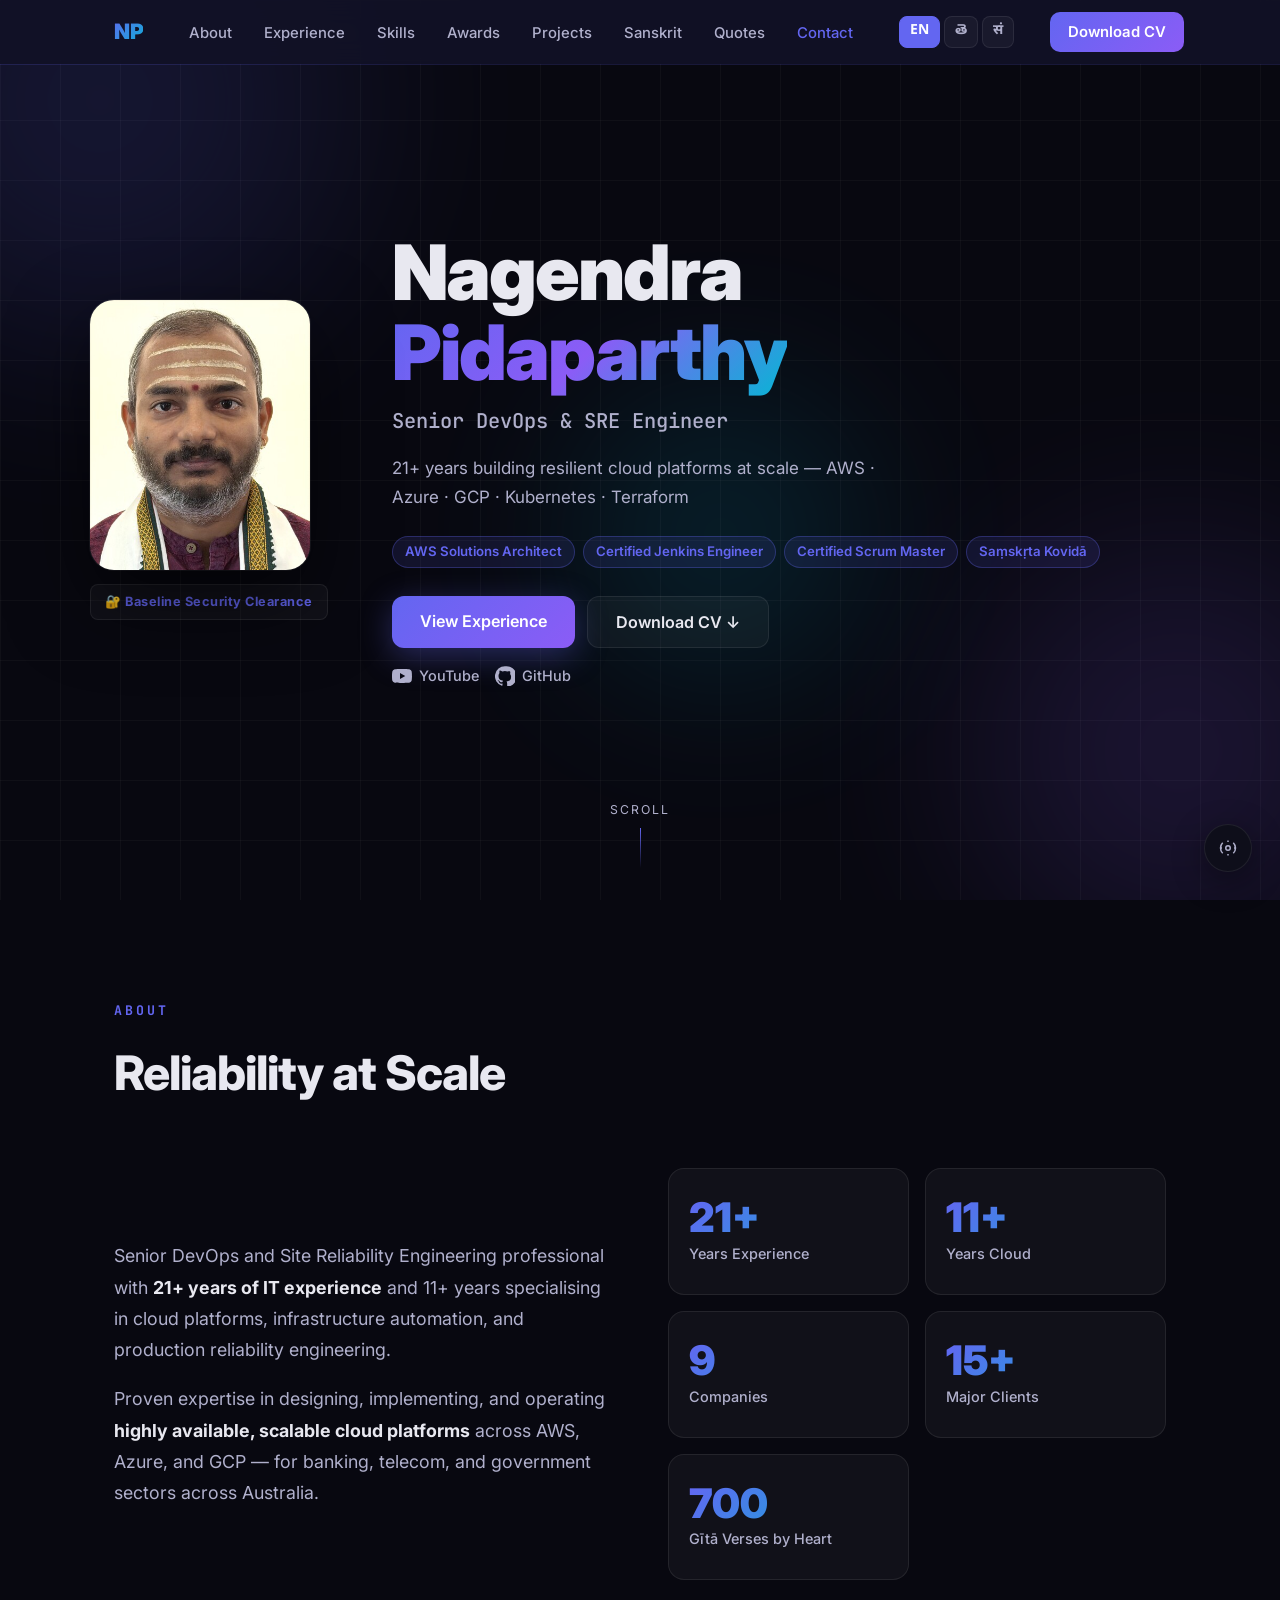
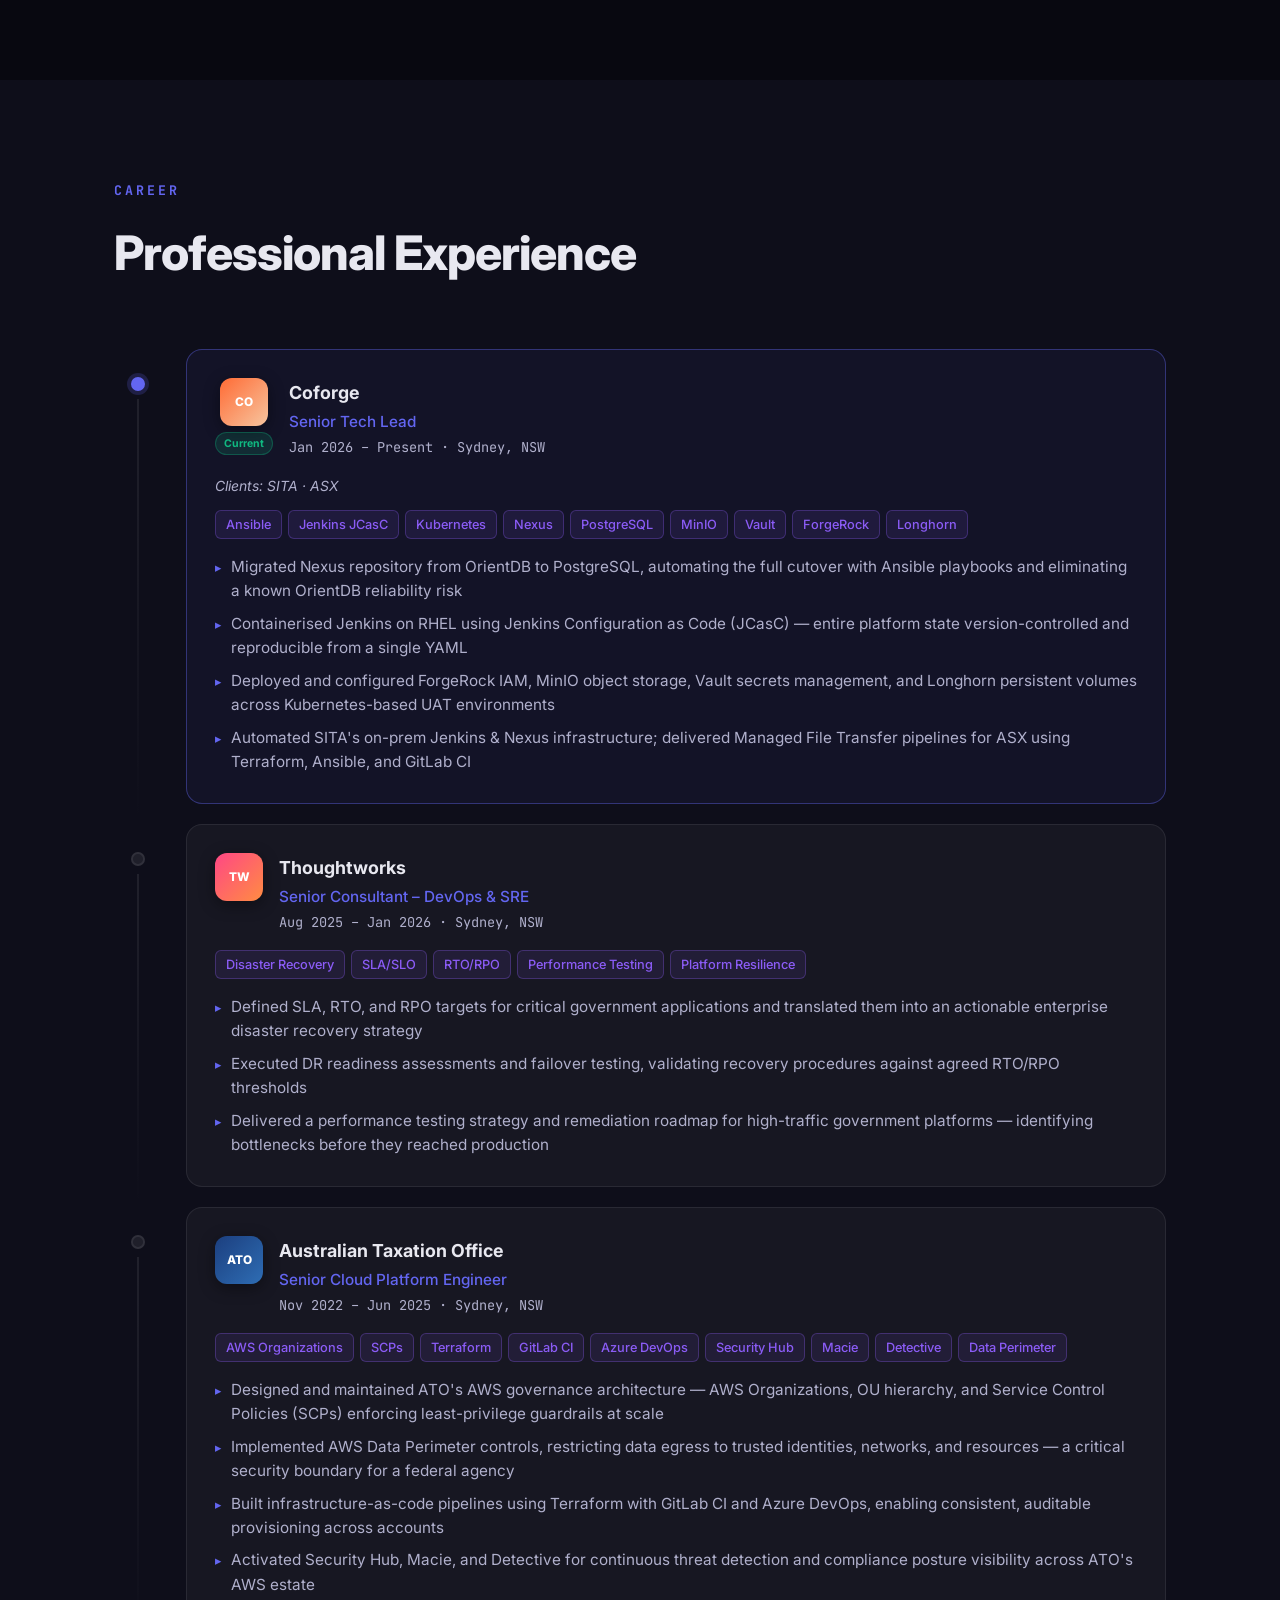
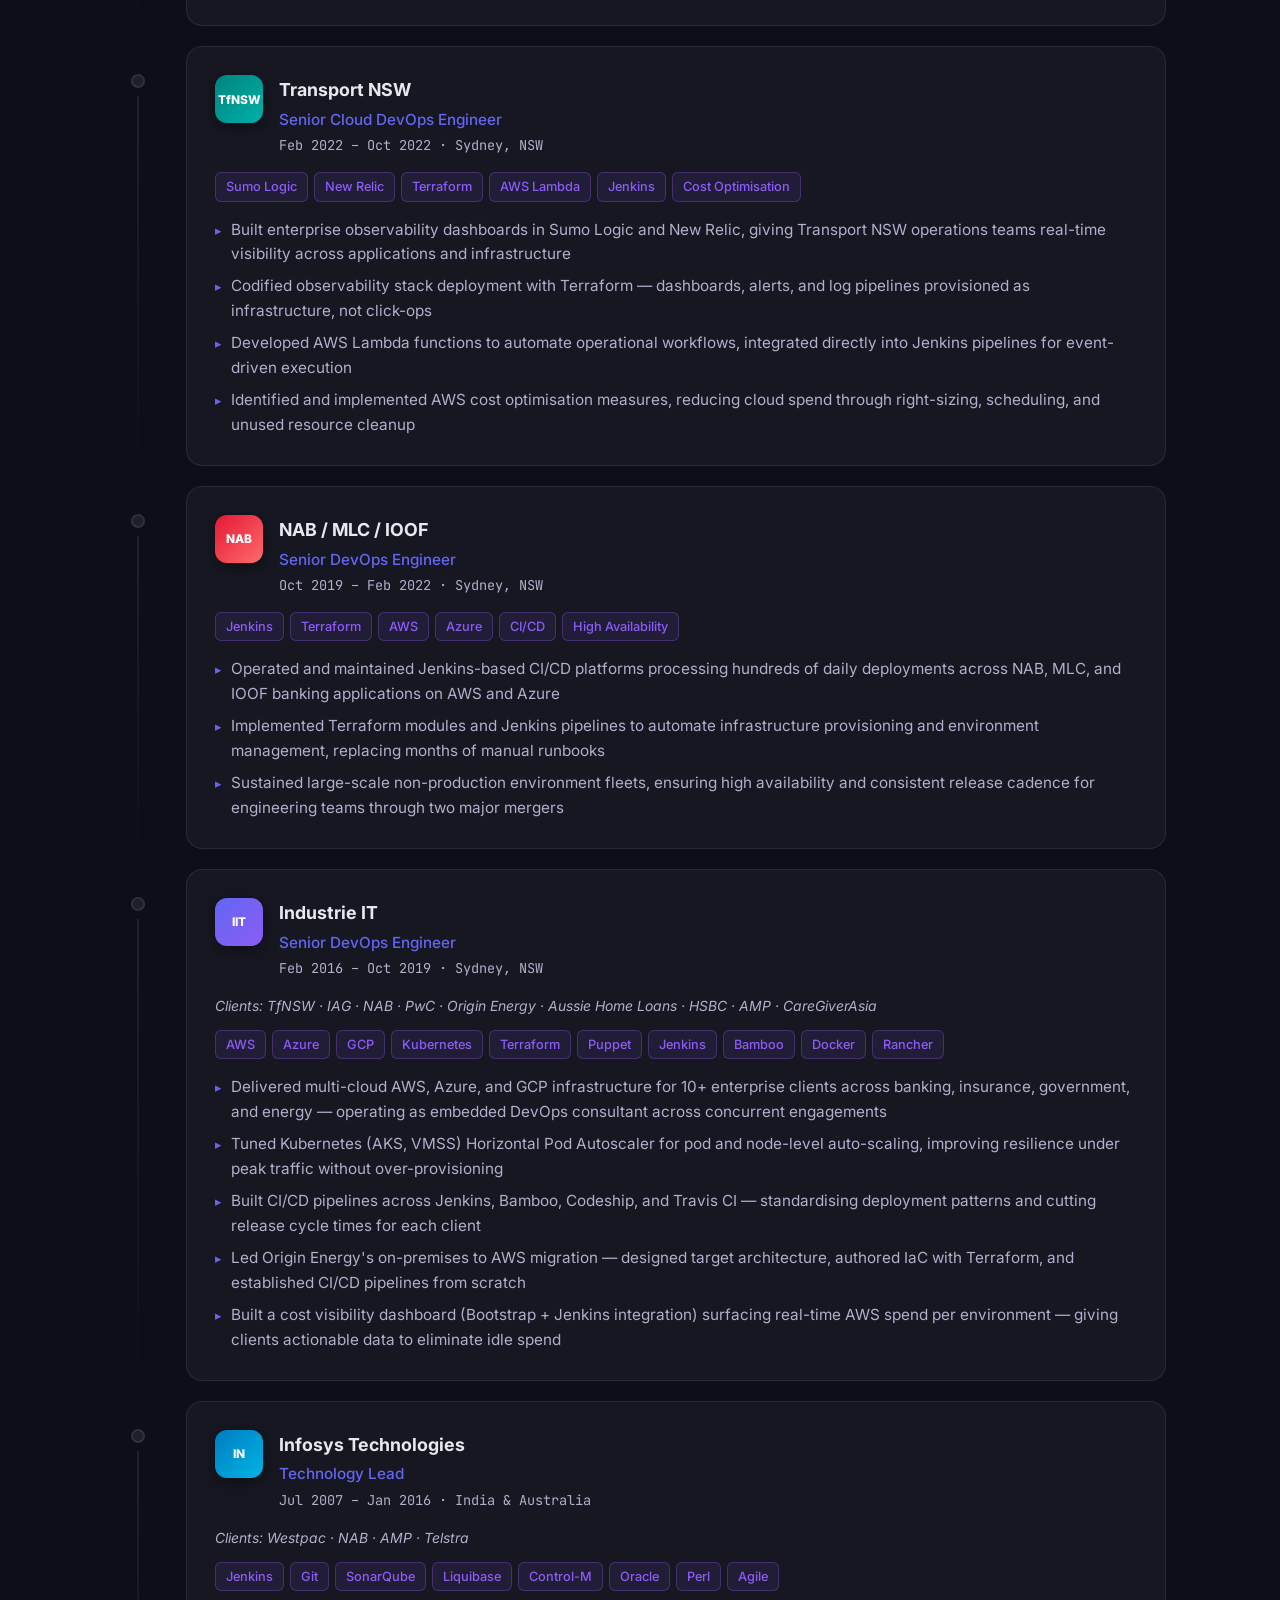
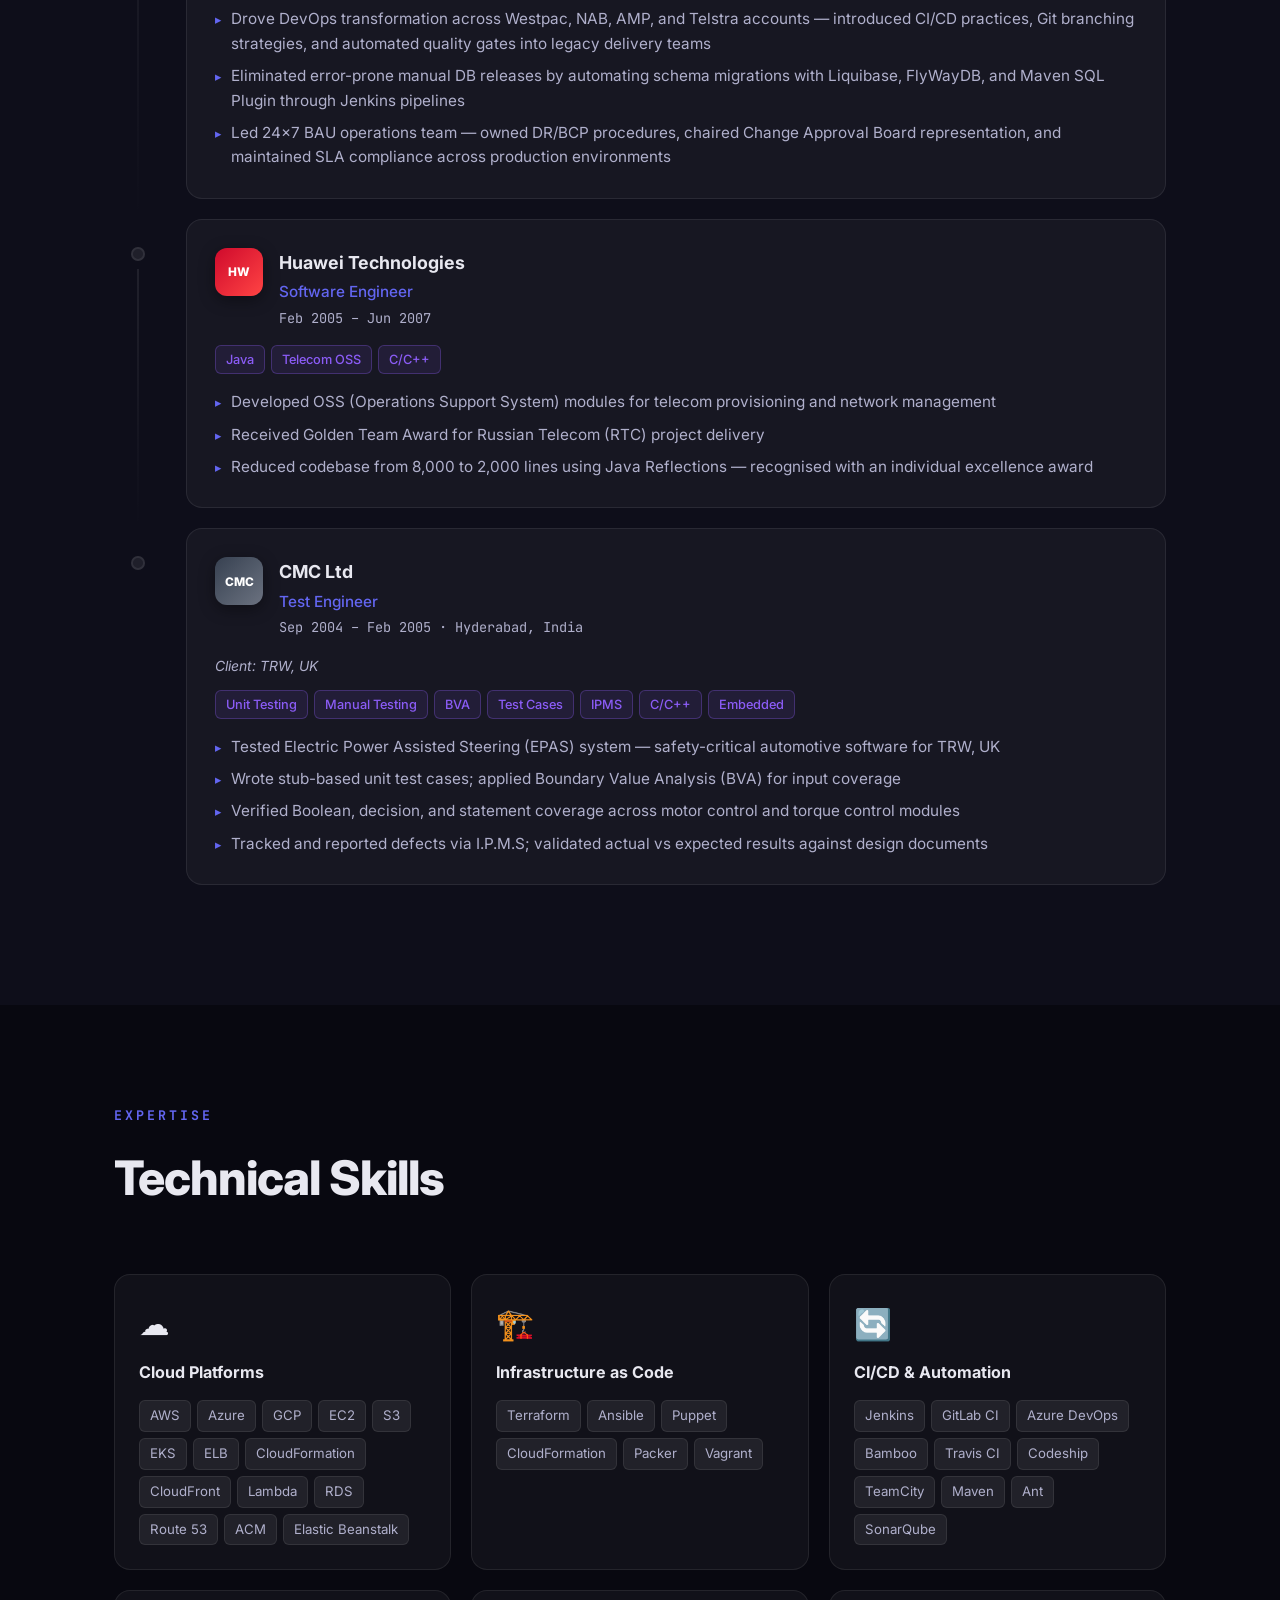
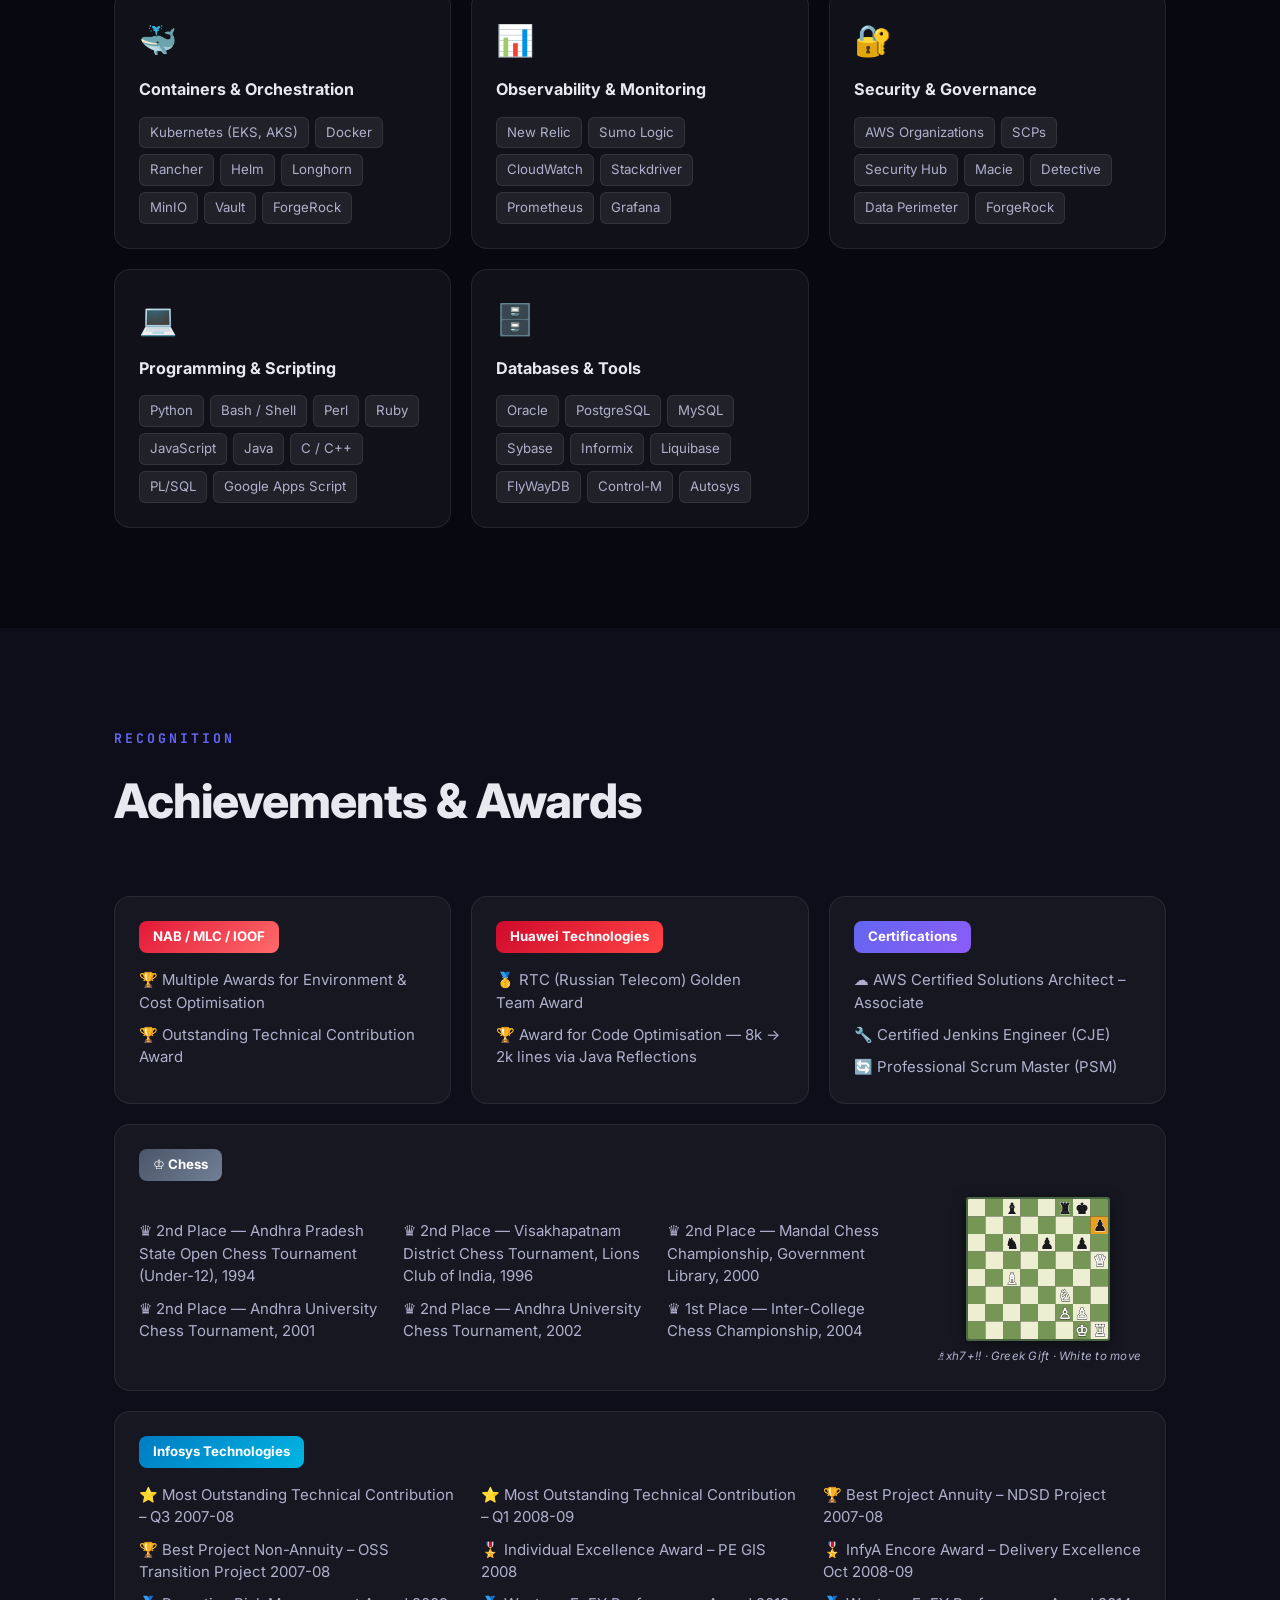
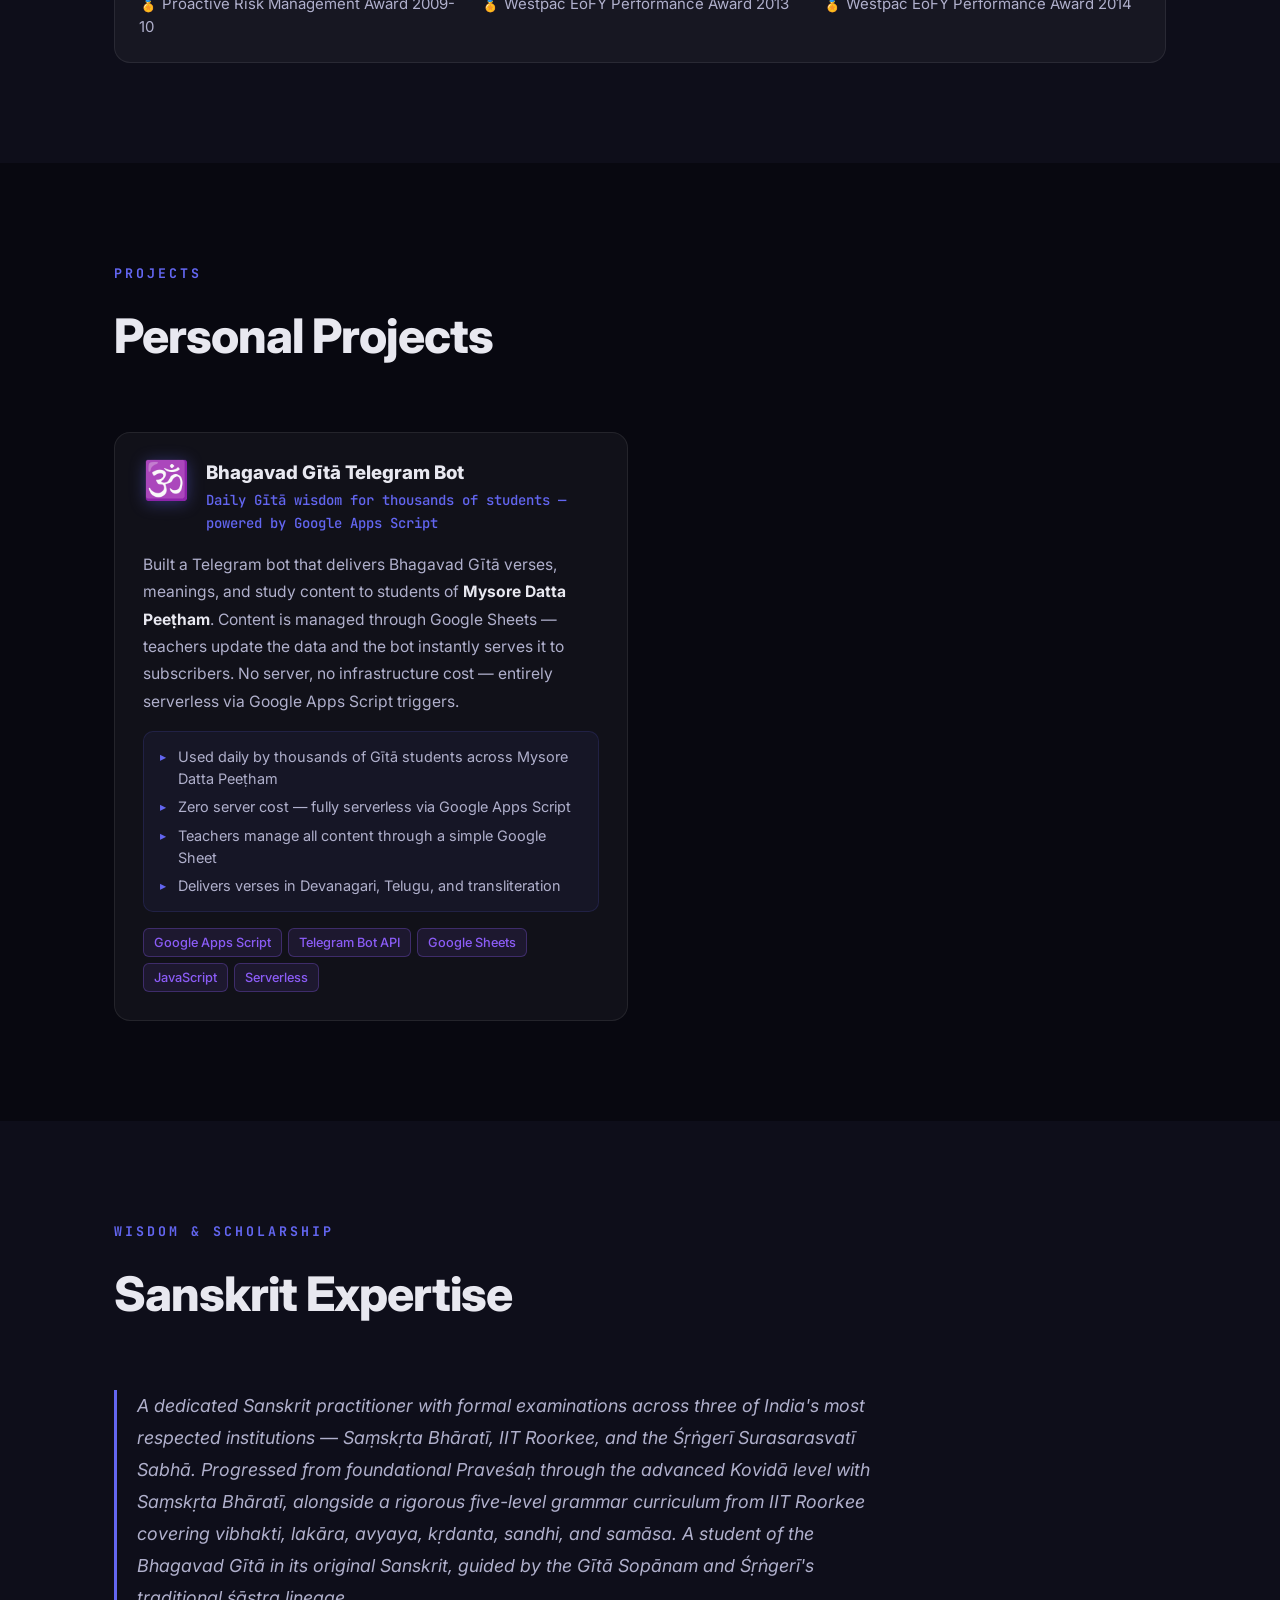
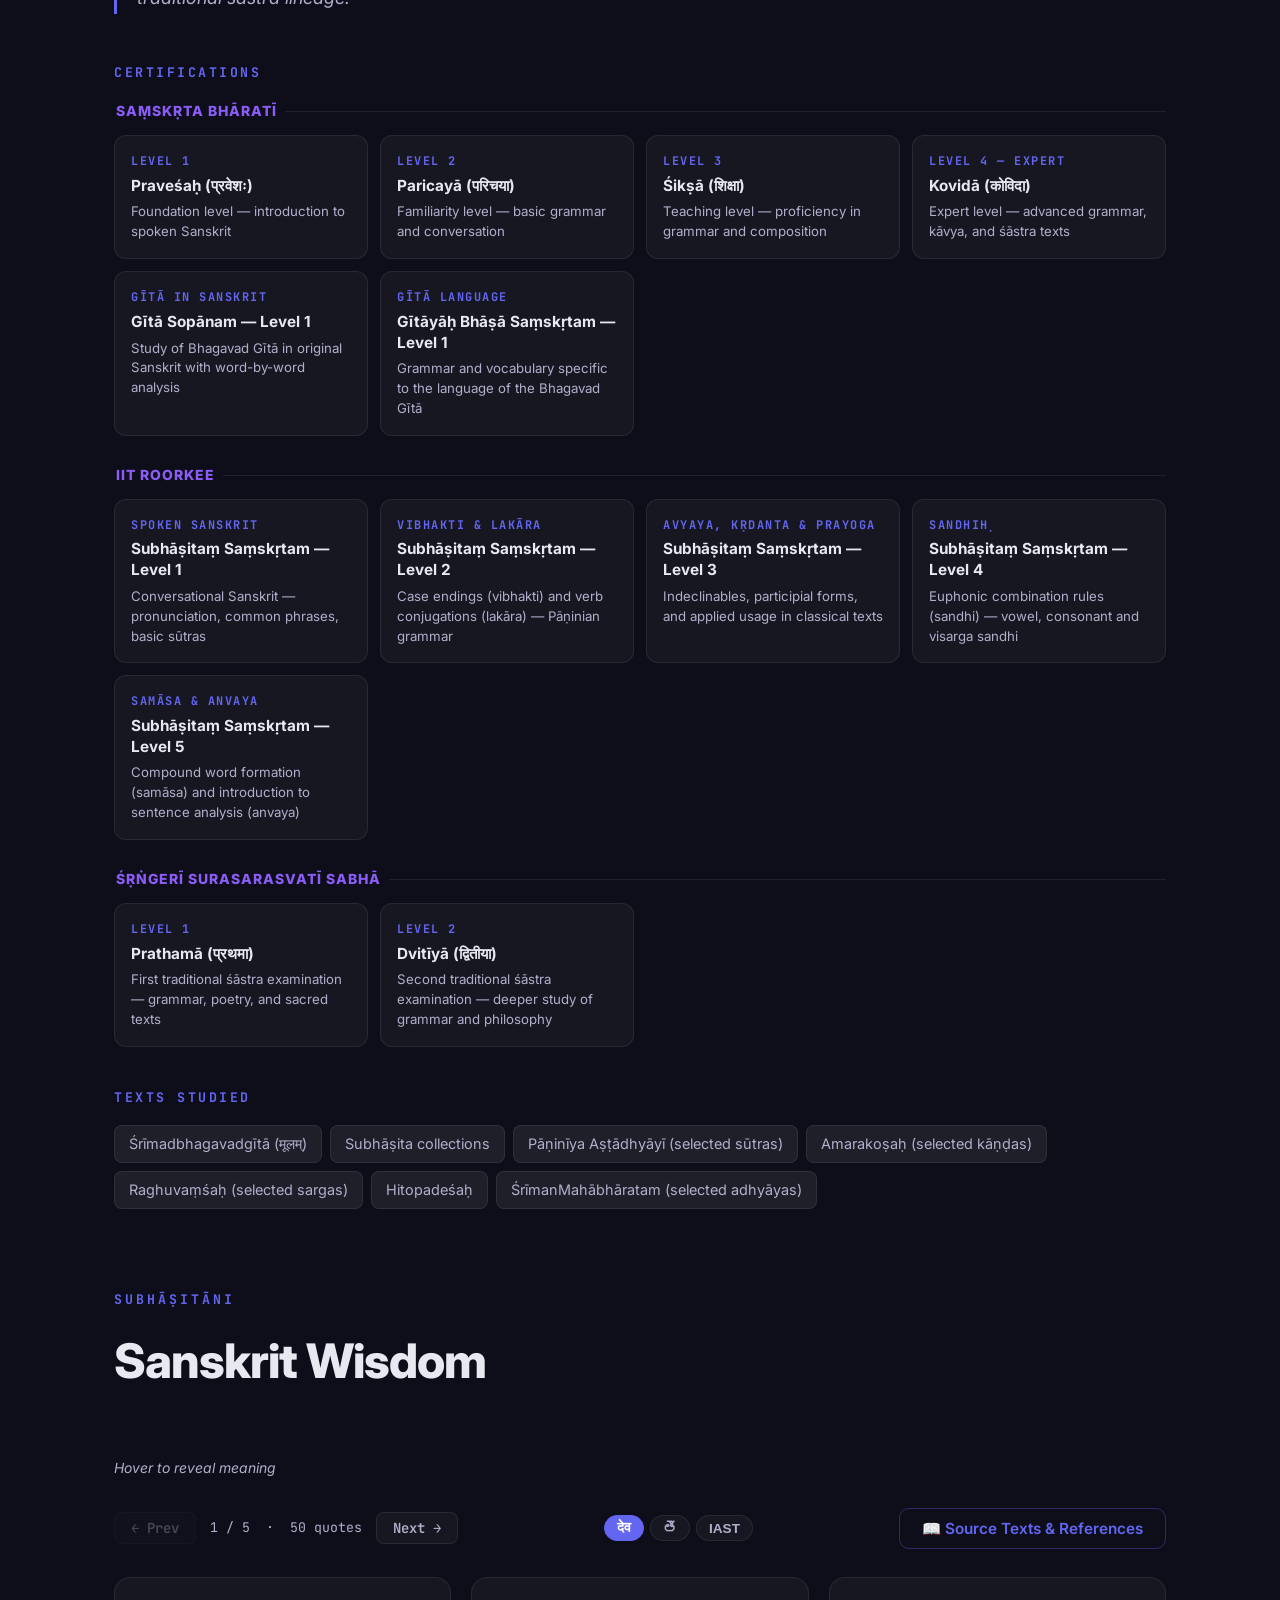
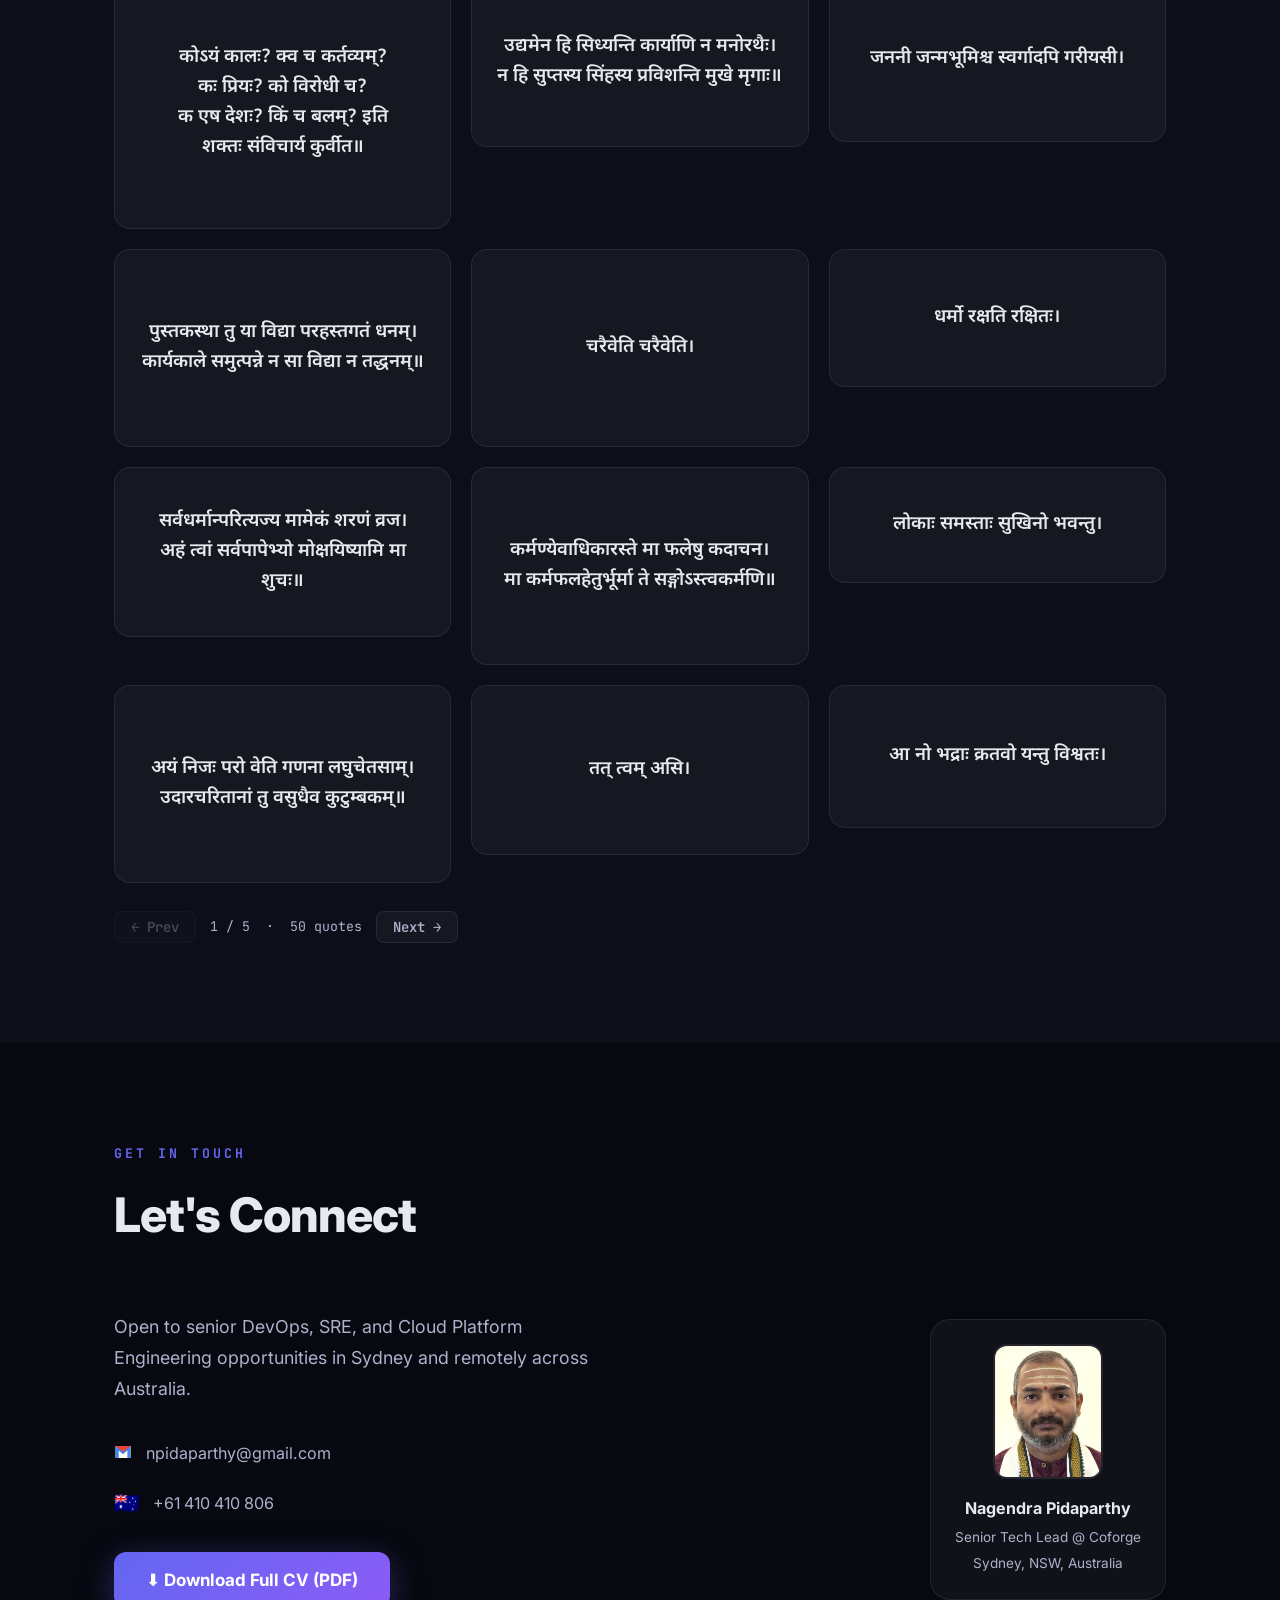
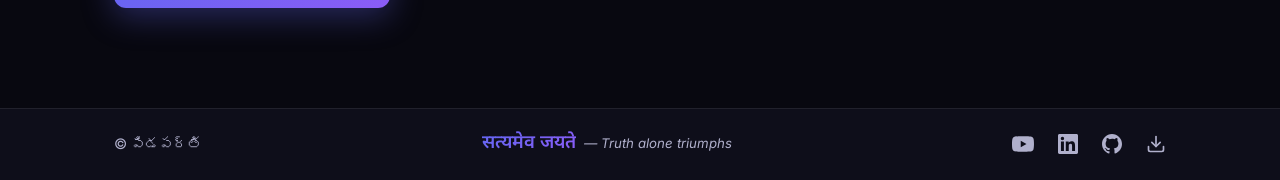
<file: index.html>
<!DOCTYPE html>
<html lang="en">
<head>
  <meta charset="UTF-8" />
  <meta name="viewport" content="width=device-width, initial-scale=1.0" />
  <title>Nagendra Pidaparthy – Senior DevOps & SRE Engineer</title>
  <meta name="description" content="Senior DevOps & SRE professional with 21+ years of experience. Sanskrit scholar. Sydney, NSW." />
  <link rel="preconnect" href="https://fonts.googleapis.com" />
  <link rel="preconnect" href="https://fonts.gstatic.com" crossorigin />
  <link href="https://fonts.googleapis.com/css2?family=Inter:wght@300;400;500;600;700;800;900&family=JetBrains+Mono:wght@400;500&family=Noto+Sans+Telugu:wght@400;600;700&family=Noto+Sans+Devanagari:wght@400;600;700&display=swap" rel="stylesheet" />
  <!-- Favicon: pick one randomly from /favicon/ on each page load -->
  <script>
    (function(){
      // 24 designs — one for each syllable of the Gāyatrī mantra
      var favicons = [
        'np-serif','np-gradient','np-dark-border','np-circle',
        'np-split-tone','np-devanagari','np-hexagon','np-stacked',
        'np-interlocked','np-shield','np-diagonal','np-pill',
        'np-diamond','np-retro','np-dev','np-outlined',
        'np-coral','np-pink-gradient','np-navy-serif','np-ocean',
        'np-hairline','np-sanskrit-border','np-metallic','np-slash'
      ];
      var pick = favicons[Math.floor(Math.random() * favicons.length)];
      var link = document.createElement('link');
      link.rel = 'icon'; link.type = 'image/svg+xml';
      link.href = '/favicon/' + pick + '.svg';
      document.head.appendChild(link);
    })();
  </script>
  <!-- Load data + theme before styles to avoid flash -->
  <script src="js/cv-data.js"></script>
  <script src="js/theme.js"></script>
  <link rel="stylesheet" href="css/style.css" />
  <link rel="stylesheet" href="css/theme-panel.css" />
  <link rel="stylesheet" href="css/gallery.css" />
  <link rel="stylesheet" href="css/sanskrit.css" />
  <link rel="stylesheet" href="css/lang.css" />
  <link rel="stylesheet" href="css/projects.css" />
</head>
<body>

  <!-- NAV -->
  <nav id="navbar">
    <div class="nav-inner">
      <a href="#hero" class="nav-logo">NP</a>
      <ul class="nav-links">
        <li><a href="#about"      data-i18n="nav_about">About</a></li>
        <li><a href="#experience" data-i18n="nav_experience">Experience</a></li>
        <li><a href="#skills"     data-i18n="nav_skills">Skills</a></li>
        <li><a href="#awards"     data-i18n="nav_awards">Awards</a></li>
        <li><a href="#projects"   data-i18n="nav_projects">Projects</a></li>
        <li><a href="#gallery"    data-i18n="nav_gallery">Gallery</a></li>
        <li><a href="#sanskrit"   data-i18n="nav_sanskrit">Sanskrit</a></li>
        <li><a href="#quotes"     data-i18n="nav_quotes">Quotes</a></li>
        <li><a href="#contact"    data-i18n="nav_contact">Contact</a></li>
      </ul>
      <!-- lang switcher injected by i18n.js -->
      <a href="#" class="btn-nav js-cv-link" download data-i18n="nav_download">Download CV</a>
      <button class="nav-hamburger" id="hamburger" aria-label="Menu">
        <span></span><span></span><span></span>
      </button>
    </div>
  </nav>

  <!-- HERO -->
  <section id="hero">
    <div class="hero-bg">
      <div class="hero-orb orb1"></div>
      <div class="hero-orb orb2"></div>
      <div class="hero-orb orb3"></div>
      <div class="grid-overlay"></div>
    </div>
    <div class="hero-content">
      <div class="hero-photo-wrap">
        <img src="" alt="" class="hero-photo js-photo" />
        <div class="clearance-badge">🔐 Baseline Security Clearance</div>
      </div>
      <div class="hero-text">
        <div class="hero-badge js-available"></div>
        <h1 class="hero-name js-hero-name"></h1>
        <p class="hero-title js-title"></p>
        <p class="hero-sub js-tagline"></p>
        <div class="hero-certs js-certs"></div>
        <div class="hero-actions">
          <a href="#experience" class="btn-primary" data-i18n="hero_cta1">View Experience</a>
          <a href="#" class="btn-secondary js-cv-link" download data-i18n="hero_cta2">Download CV ↓</a>
        </div>
        <div class="hero-socials">
          <a href="#" class="hero-social-link js-hero-yt-link" target="_blank" rel="noopener" aria-label="YouTube">
            <svg width="20" height="20" viewBox="0 0 24 24" fill="currentColor"><path d="M23.5 6.2a3 3 0 0 0-2.1-2.1C19.5 3.6 12 3.6 12 3.6s-7.5 0-9.4.5A3 3 0 0 0 .5 6.2C0 8.1 0 12 0 12s0 3.9.5 5.8a3 3 0 0 0 2.1 2.1c1.9.5 9.4.5 9.4.5s7.5 0 9.4-.5a3 3 0 0 0 2.1-2.1C24 15.9 24 12 24 12s0-3.9-.5-5.8zM9.6 15.6V8.4l6.3 3.6-6.3 3.6z"/></svg>
            YouTube
          </a>
          <a href="#" class="hero-social-link js-hero-gh-link" target="_blank" rel="noopener" aria-label="GitHub">
            <svg width="20" height="20" viewBox="0 0 24 24" fill="currentColor"><path d="M12 .3a12 12 0 0 0-3.8 23.4c.6.1.8-.3.8-.6v-2c-3.3.7-4-1.6-4-1.6-.6-1.4-1.4-1.8-1.4-1.8-1-.7.1-.7.1-.7 1.2.1 1.8 1.2 1.8 1.2 1 1.8 2.8 1.3 3.5 1 .1-.8.4-1.3.7-1.6-2.7-.3-5.5-1.3-5.5-5.9 0-1.3.5-2.4 1.2-3.2 0-.4-.5-1.6.2-3.2 0 0 1-.3 3.3 1.2a11.5 11.5 0 0 1 6 0C17 6.1 18 6.4 18 6.4c.7 1.6.2 2.8.1 3.2.8.8 1.2 1.9 1.2 3.2 0 4.6-2.8 5.6-5.5 5.9.4.4.8 1.1.8 2.2v3.3c0 .3.2.7.8.6A12 12 0 0 0 12 .3"/></svg>
            GitHub
          </a>
        </div>
      </div>
    </div>
    <div class="scroll-hint">
      <span>scroll</span>
      <div class="scroll-line"></div>
    </div>
  </section>

  <!-- ABOUT -->
  <section id="about" class="section">
    <div class="container">
      <div class="section-label" data-i18n="lbl_about">About</div>
      <h2 class="section-title" data-i18n="ttl_about">Reliability at Scale</h2>
      <div class="about-grid">
        <div class="about-text js-about-text"></div>
        <div class="about-stats js-about-stats"></div>
      </div>
    </div>
  </section>

  <!-- EXPERIENCE -->
  <section id="experience" class="section section-dark">
    <div class="container">
      <div class="section-label" data-i18n="lbl_career">Career</div>
      <h2 class="section-title" data-i18n="ttl_experience">Professional Experience</h2>
      <div class="timeline js-timeline"></div>
    </div>
  </section>

  <!-- SKILLS -->
  <section id="skills" class="section">
    <div class="container">
      <div class="section-label" data-i18n="lbl_expertise">Expertise</div>
      <h2 class="section-title" data-i18n="ttl_skills">Technical Skills</h2>
      <div class="skills-grid js-skills-grid"></div>
    </div>
  </section>

  <!-- AWARDS -->
  <section id="awards" class="section section-dark">
    <div class="container">
      <div class="section-label" data-i18n="lbl_recognition">Recognition</div>
      <h2 class="section-title" data-i18n="ttl_awards">Achievements &amp; Awards</h2>
      <div class="awards-grid js-awards-grid"></div>
    </div>
  </section>

  <!-- PROJECTS -->
  <section id="projects" class="section">
    <div class="container">
      <div class="section-label" data-i18n="lbl_projects">Projects</div>
      <h2 class="section-title" data-i18n="ttl_projects">Personal Projects</h2>
      <div class="projects-grid js-projects-grid"></div>
    </div>
  </section>

  <!-- GALLERY -->
  <section id="gallery" class="section">
    <div class="container">
      <div class="section-label" data-i18n="lbl_gallery">Gallery</div>
      <h2 class="section-title" data-i18n="ttl_gallery">Photo Gallery</h2>
      <div class="gallery-grid js-gallery-grid"></div>
    </div>
  </section>

  <!-- SANSKRIT EXPERTISE + QUOTES -->
  <section id="sanskrit" class="section section-dark">
    <div class="container">
      <div class="section-label" data-i18n="lbl_wisdom">Wisdom &amp; Scholarship</div>
      <h2 class="section-title" data-i18n="ttl_sanskrit">Sanskrit Expertise</h2>
      <div class="sanskrit-wrapper js-sanskrit-wrapper"></div>
    </div>

    <div id="quotes" class="container" style="margin-top:80px">
      <div class="section-label" data-i18n="lbl_subhashita">Subhāṣitāni</div>
      <h2 class="section-title" data-i18n="ttl_quotes">Sanskrit Wisdom</h2>
      <p class="quotes-hint" data-i18n="sa_flip_hint">Hover to reveal meaning</p>
      <div class="quotes-grid js-quotes-grid"></div>
    </div>
  </section>

  <!-- CONTACT -->
  <section id="contact" class="section">
    <div class="container">
      <div class="section-label" data-i18n="lbl_touch">Get in Touch</div>
      <h2 class="section-title" data-i18n="ttl_contact">Let's Connect</h2>
      <div class="contact-wrapper">
        <div class="contact-info">
          <p class="contact-intro" data-i18n="contact_intro">Open to senior DevOps, SRE, and Cloud Platform Engineering opportunities in Sydney and remotely across Australia.</p>
          <div class="contact-links">
            <a href="#" class="contact-link js-email">
              <span class="contact-icon"><svg width="18" height="18" viewBox="0 0 48 48" fill="none" xmlns="http://www.w3.org/2000/svg"><path d="M6 12L24 26L42 12" stroke="none"/><rect x="4" y="8" width="40" height="32" rx="3" fill="#fff"/><path d="M4 8l20 16L44 8" fill="none" stroke="#EA4335" stroke-width="3"/><path d="M4 8v32h8V20L4 8z" fill="#34A853"/><path d="M44 8v32h-8V20L44 8z" fill="#FBBC05"/><path d="M4 40h8V20L24 30l12-10v20h8V8H4v32z" fill="#4285F4"/><path d="M4 8l20 16L44 8H4z" fill="#EA4335"/></svg></span>
              <span></span>
            </a>
            <a href="#" class="contact-link js-phone">
              <span class="contact-icon">🇦🇺</span>
              <span></span>
            </a>
          </div>
          <a href="#" download class="btn-download js-cv-link" data-i18n="contact_dl">⬇ Download Full CV (PDF)</a>
        </div>
        <div class="contact-card">
          <div class="contact-photo-wrap">
            <img src="" alt="" class="js-photo" />
          </div>
          <div class="contact-card-info">
            <strong class="js-card-name"></strong>
            <span class="js-card-role"></span>
            <span class="js-card-loc"></span>
          </div>
        </div>
      </div>
    </div>
  </section>

  <!-- FOOTER -->
  <footer>
    <div class="container footer-inner">
      <p data-i18n="footer_copy">© <span class="js-footer-year"></span> పిడపర్తి</p>
      <div class="footer-quote">
        <span class="footer-quote-text">सत्यमेव जयते</span>
        <span class="footer-quote-iast">— Truth alone triumphs</span>
      </div>
      <div class="footer-links">
        <a href="https://www.youtube.com/@samskruti.info.1" target="_blank" rel="noopener" aria-label="YouTube" class="footer-social-link footer-yt-link">
          <svg width="22" height="22" viewBox="0 0 24 24" fill="currentColor" xmlns="http://www.w3.org/2000/svg">
            <path d="M23.498 6.186a3.016 3.016 0 0 0-2.122-2.136C19.505 3.545 12 3.545 12 3.545s-7.505 0-9.377.505A3.017 3.017 0 0 0 .502 6.186C0 8.07 0 12 0 12s0 3.93.502 5.814a3.016 3.016 0 0 0 2.122 2.136c1.871.505 9.376.505 9.376.505s7.505 0 9.377-.505a3.015 3.015 0 0 0 2.122-2.136C24 15.93 24 12 24 12s0-3.93-.502-5.814zM9.545 15.568V8.432L15.818 12l-6.273 3.568z"/>
          </svg>
        </a>
        <a href="https://www.linkedin.com/in/npidaparthy/" target="_blank" rel="noopener" aria-label="LinkedIn" class="footer-social-link footer-li-link">
          <svg width="20" height="20" viewBox="0 0 24 24" fill="currentColor" xmlns="http://www.w3.org/2000/svg">
            <path d="M20.447 20.452h-3.554v-5.569c0-1.328-.027-3.037-1.852-3.037-1.853 0-2.136 1.445-2.136 2.939v5.667H9.351V9h3.414v1.561h.046c.477-.9 1.637-1.85 3.37-1.85 3.601 0 4.267 2.37 4.267 5.455v6.286zM5.337 7.433a2.062 2.062 0 0 1-2.063-2.065 2.064 2.064 0 1 1 2.063 2.065zm1.782 13.019H3.555V9h3.564v11.452zM22.225 0H1.771C.792 0 0 .774 0 1.729v20.542C0 23.227.792 24 1.771 24h20.451C23.2 24 24 23.227 24 22.271V1.729C24 .774 23.2 0 22.222 0h.003z"/>
          </svg>
        </a>
        <a href="#" class="js-github-link footer-social-link footer-gh-link" target="_blank" rel="noopener" aria-label="GitHub">
          <svg width="20" height="20" viewBox="0 0 24 24" fill="currentColor" xmlns="http://www.w3.org/2000/svg">
            <path d="M12 0C5.374 0 0 5.373 0 12c0 5.302 3.438 9.8 8.207 11.387.599.111.793-.261.793-.577v-2.234c-3.338.726-4.033-1.416-4.033-1.416-.546-1.387-1.333-1.756-1.333-1.756-1.089-.745.083-.729.083-.729 1.205.084 1.839 1.237 1.839 1.237 1.07 1.834 2.807 1.304 3.492.997.107-.775.418-1.305.762-1.604-2.665-.305-5.467-1.334-5.467-5.931 0-1.311.469-2.381 1.236-3.221-.124-.303-.535-1.524.117-3.176 0 0 1.008-.322 3.301 1.23A11.509 11.509 0 0 1 12 5.803c1.02.005 2.047.138 3.006.404 2.291-1.552 3.297-1.23 3.297-1.23.653 1.653.242 2.874.118 3.176.77.84 1.235 1.911 1.235 3.221 0 4.609-2.807 5.624-5.479 5.921.43.372.823 1.102.823 2.222v3.293c0 .319.192.694.801.576C20.566 21.797 24 17.3 24 12c0-6.627-5.373-12-12-12z"/>
          </svg>
        </a>
        <a href="#" class="js-cv-link footer-social-link footer-cv-link" download aria-label="Download CV">
          <svg width="20" height="20" viewBox="0 0 24 24" fill="none" stroke="currentColor" stroke-width="2" stroke-linecap="round" stroke-linejoin="round"><path d="M21 15v4a2 2 0 0 1-2 2H5a2 2 0 0 1-2-2v-4"/><polyline points="7 10 12 15 17 10"/><line x1="12" y1="15" x2="12" y2="3"/></svg>
        </a>
      </div>
    </div>
  </footer>

  <!-- MOBILE FIXED BOTTOM BAR -->
  <div class="mobile-bottom-bar">
    <a href="https://www.youtube.com/@samskruti.info.1" target="_blank" rel="noopener" aria-label="YouTube" class="mbb-link mbb-yt">
      <svg width="24" height="24" viewBox="0 0 24 24" fill="currentColor"><path d="M23.498 6.186a3.016 3.016 0 0 0-2.122-2.136C19.505 3.545 12 3.545 12 3.545s-7.505 0-9.377.505A3.017 3.017 0 0 0 .502 6.186C0 8.07 0 12 0 12s0 3.93.502 5.814a3.016 3.016 0 0 0 2.122 2.136c1.871.505 9.376.505 9.376.505s7.505 0 9.377-.505a3.015 3.015 0 0 0 2.122-2.136C24 15.93 24 12 24 12s0-3.93-.502-5.814zM9.545 15.568V8.432L15.818 12l-6.273 3.568z"/></svg>
    </a>
    <a href="https://www.linkedin.com/in/npidaparthy/" target="_blank" rel="noopener" aria-label="LinkedIn" class="mbb-link mbb-li">
      <svg width="22" height="22" viewBox="0 0 24 24" fill="currentColor"><path d="M20.447 20.452h-3.554v-5.569c0-1.328-.027-3.037-1.852-3.037-1.853 0-2.136 1.445-2.136 2.939v5.667H9.351V9h3.414v1.561h.046c.477-.9 1.637-1.85 3.37-1.85 3.601 0 4.267 2.37 4.267 5.455v6.286zM5.337 7.433a2.062 2.062 0 0 1-2.063-2.065 2.064 2.064 0 1 1 2.063 2.065zm1.782 13.019H3.555V9h3.564v11.452zM22.225 0H1.771C.792 0 0 .774 0 1.729v20.542C0 23.227.792 24 1.771 24h20.451C23.2 24 24 23.227 24 22.271V1.729C24 .774 23.2 0 22.222 0h.003z"/></svg>
    </a>
    <a href="#" class="mbb-link mbb-cv js-cv-link" download aria-label="Download CV">
      <svg width="22" height="22" viewBox="0 0 24 24" fill="none" stroke="currentColor" stroke-width="2" stroke-linecap="round" stroke-linejoin="round"><path d="M21 15v4a2 2 0 0 1-2 2H5a2 2 0 0 1-2-2v-4"/><polyline points="7 10 12 15 17 10"/><line x1="12" y1="15" x2="12" y2="3"/></svg>
    </a>
  </div>

  <!-- GLOSSARY MODAL -->
  <div id="glossary-modal" role="dialog" aria-modal="true" aria-labelledby="glossary-title">
    <div class="gm-backdrop" onclick="document.getElementById('glossary-modal').classList.remove('open')"></div>
    <div class="gm-panel">
      <div class="gm-header">
        <div>
          <div class="section-label" data-i18n="lbl_wisdom">Wisdom &amp; Scholarship</div>
          <h2 id="glossary-title" data-i18n="ttl_references">Sanskrit Source Texts</h2>
          <p class="gm-subtitle" data-i18n="lbl_ref_guide">A brief guide to the classical Sanskrit works quoted on this site.</p>
          <div class="refs-search-wrap">
            <span class="refs-search-icon">🔍</span>
            <input type="search" id="refs-search" data-i18n-placeholder="refs_search_hint" placeholder="Search texts…" autocomplete="off" />
          </div>
        </div>
        <button class="gm-close" onclick="document.getElementById('glossary-modal').classList.remove('open')" data-i18n="btn_close">✕ Close</button>
      </div>
      <div class="gm-body">
        <div class="gm-grid js-refs-grid">
        </div><!-- /gm-grid -->
      </div><!-- /gm-body -->
    </div><!-- /gm-panel -->
  </div><!-- /glossary-modal -->

  <script src="js/render.js"></script>
  <script src="js/i18n.js"></script>
  <script src="js/main.js"></script>
</body>
</html>
</file>
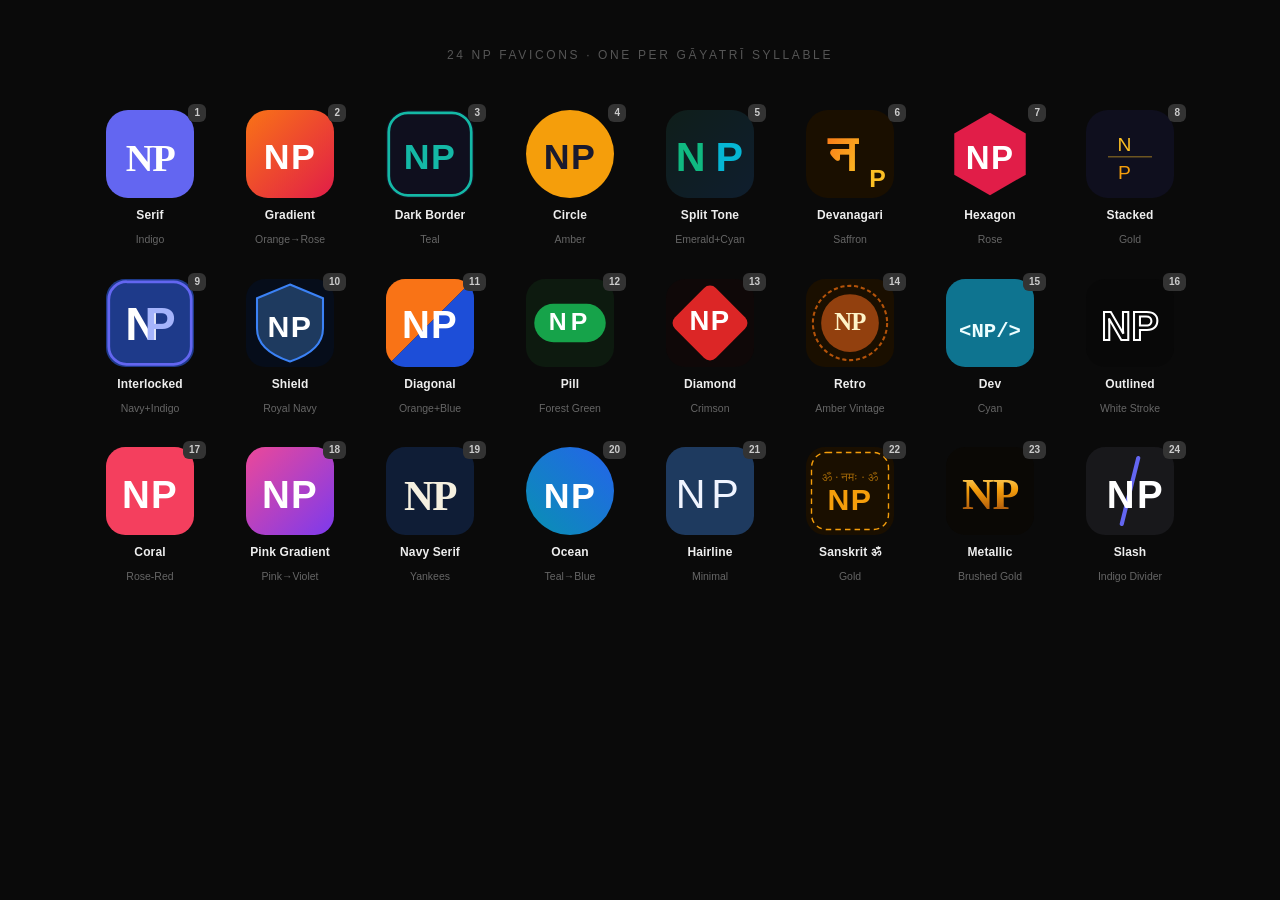
<file: favicon/preview.html>
<!DOCTYPE html>
<html lang="en">
<head>
<meta charset="UTF-8">
<title>24 NP Favicons · Gāyatrī Syllables</title>
<style>
  * { box-sizing: border-box; margin: 0; padding: 0; }
  body {
    background: #0a0a0a;
    color: #fff;
    font-family: -apple-system, BlinkMacSystemFont, 'Segoe UI', sans-serif;
    padding: 48px 40px 56px;
    min-width: 900px;
  }
  h1 {
    text-align: center;
    letter-spacing: 0.22em;
    font-size: 12px;
    font-weight: 400;
    color: #555;
    text-transform: uppercase;
    margin-bottom: 48px;
  }
  .grid {
    display: grid;
    grid-template-columns: repeat(8, 1fr);
    gap: 32px 20px;
    max-width: 1100px;
    margin: 0 auto;
  }
  .item {
    display: flex;
    flex-direction: column;
    align-items: center;
    gap: 10px;
    position: relative;
  }
  .badge {
    position: absolute;
    top: -6px;
    right: calc(50% - 56px);
    background: #333;
    color: #ccc;
    font-size: 10px;
    font-weight: 600;
    border-radius: 6px;
    padding: 2px 6px;
    line-height: 1.4;
  }
  .item img {
    width: 88px;
    height: 88px;
  }
  .name {
    font-size: 12px;
    font-weight: 700;
    color: #eee;
    text-align: center;
    letter-spacing: 0.01em;
  }
  .colour {
    font-size: 10.5px;
    color: #666;
    text-align: center;
    line-height: 1.4;
  }
</style>
</head>
<body>
<h1>24 NP Favicons · One Per Gāyatrī Syllable</h1>
<div class="grid" id="grid"></div>

<script>
const designs = [
  { name: 'Serif',           colour: 'Indigo',           file: 'np-serif' },
  { name: 'Gradient',        colour: 'Orange→Rose',      file: 'np-gradient' },
  { name: 'Dark Border',     colour: 'Teal',             file: 'np-dark-border' },
  { name: 'Circle',          colour: 'Amber',            file: 'np-circle' },
  { name: 'Split Tone',      colour: 'Emerald+Cyan',     file: 'np-split-tone' },
  { name: 'Devanagari',      colour: 'Saffron',          file: 'np-devanagari' },
  { name: 'Hexagon',         colour: 'Rose',             file: 'np-hexagon' },
  { name: 'Stacked',         colour: 'Gold',             file: 'np-stacked' },
  { name: 'Interlocked',     colour: 'Navy+Indigo',      file: 'np-interlocked' },
  { name: 'Shield',          colour: 'Royal Navy',       file: 'np-shield' },
  { name: 'Diagonal',        colour: 'Orange+Blue',      file: 'np-diagonal' },
  { name: 'Pill',            colour: 'Forest Green',     file: 'np-pill' },
  { name: 'Diamond',         colour: 'Crimson',          file: 'np-diamond' },
  { name: 'Retro',           colour: 'Amber Vintage',    file: 'np-retro' },
  { name: 'Dev',             colour: 'Cyan',             file: 'np-dev' },
  { name: 'Outlined',        colour: 'White Stroke',     file: 'np-outlined' },
  { name: 'Coral',           colour: 'Rose-Red',         file: 'np-coral' },
  { name: 'Pink Gradient',   colour: 'Pink→Violet',      file: 'np-pink-gradient' },
  { name: 'Navy Serif',      colour: 'Yankees',          file: 'np-navy-serif' },
  { name: 'Ocean',           colour: 'Teal→Blue',        file: 'np-ocean' },
  { name: 'Hairline',        colour: 'Minimal',          file: 'np-hairline' },
  { name: 'Sanskrit ॐ',      colour: 'Gold',             file: 'np-sanskrit-border' },
  { name: 'Metallic',        colour: 'Brushed Gold',     file: 'np-metallic' },
  { name: 'Slash',           colour: 'Indigo Divider',   file: 'np-slash' },
];

const grid = document.getElementById('grid');
designs.forEach((d, i) => {
  grid.innerHTML += `
    <div class="item">
      <span class="badge">${i + 1}</span>
      <img src="${d.file}.svg" alt="${d.name}">
      <div class="name">${d.name}</div>
      <div class="colour">${d.colour}</div>
    </div>`;
});
</script>
</body>
</html>
</file>
<file: css/style.css>
/* ── Reset & Base ── */
*, *::before, *::after { box-sizing: border-box; margin: 0; padding: 0; }

:root {
  --bg: #080810;
  --bg2: #0e0e1a;
  --surface: rgba(255,255,255,0.04);
  --surface2: rgba(255,255,255,0.07);
  --border: rgba(255,255,255,0.08);
  --text: #e8e8f0;
  --text-muted: #8b8ba8;
  --accent: #6366f1;
  --accent2: #8b5cf6;
  --accent3: #06b6d4;
  --green: #10b981;
  --radius: 16px;
  --shadow: 0 24px 64px rgba(0,0,0,0.5);
  --transition: 0.35s cubic-bezier(0.4,0,0.2,1);
}

html { scroll-behavior: smooth; font-size: 17px; }

body {
  background: var(--bg);
  color: var(--text);
  font-family: 'Inter', system-ui, sans-serif;
  line-height: 1.65;
  overflow-x: hidden;
}

a { color: inherit; text-decoration: none; }

img { max-width: 100%; display: block; }

strong { color: var(--text); }

/* ── Utility ── */
.container {
  max-width: 1100px;
  margin: 0 auto;
  padding: 0 24px;
}

.gradient-text {
  background: linear-gradient(135deg, var(--accent), var(--accent2), var(--accent3));
  -webkit-background-clip: text;
  -webkit-text-fill-color: transparent;
  background-clip: text;
}

/* ── NAV ── */
#navbar {
  position: fixed;
  top: 0; left: 0; right: 0;
  z-index: 100;
  transition: background var(--transition), box-shadow var(--transition);
  padding: 0;
  background: rgba(18,18,38,0.92);
  backdrop-filter: blur(14px);
  box-shadow: 0 1px 0 rgba(99,102,241,0.18);
}

[data-mode="light"] #navbar {
  background: rgba(248,248,252,0.85);
  box-shadow: 0 1px 0 rgba(0,0,0,0.08);
}

#navbar.scrolled {
  background: rgba(8,8,16,0.92);
  backdrop-filter: blur(20px);
  box-shadow: 0 1px 0 var(--border);
}

/* Nav links always readable on the dark scrolled bar regardless of light/dark mode */
#navbar.scrolled .nav-links a {
  color: rgba(255,255,255,0.65);
}
#navbar.scrolled .nav-links a:hover {
  color: #fff;
  background: rgba(255,255,255,0.08);
}

.nav-inner {
  max-width: 1100px;
  margin: 0 auto;
  padding: 0 24px;
  height: 64px;
  display: flex;
  align-items: center;
  gap: 32px;
}

.nav-logo {
  font-size: 1.25rem;
  font-weight: 900;
  background: linear-gradient(135deg, var(--accent), var(--accent3));
  -webkit-background-clip: text;
  -webkit-text-fill-color: transparent;
  background-clip: text;
  letter-spacing: -0.5px;
  flex-shrink: 0;
}

.nav-links {
  display: flex;
  list-style: none;
  gap: 4px;
  flex: 1;
}

.nav-links a {
  padding: 6px 14px;
  border-radius: 8px;
  font-size: 0.875rem;
  font-weight: 500;
  color: var(--text-muted);
  transition: color var(--transition), background var(--transition);
}

.nav-links a:hover { color: var(--text); background: var(--surface); }

.btn-nav {
  padding: 8px 18px;
  border-radius: 10px;
  font-size: 0.875rem;
  font-weight: 600;
  background: linear-gradient(135deg, var(--accent), var(--accent2));
  color: #fff;
  transition: opacity var(--transition), transform var(--transition);
  flex-shrink: 0;
}

.btn-nav:hover { opacity: 0.85; transform: translateY(-1px); }

.nav-hamburger {
  display: none;
  flex-direction: column;
  gap: 5px;
  background: none;
  border: none;
  cursor: pointer;
  padding: 4px;
  margin-left: auto;
}

.nav-hamburger span {
  display: block;
  width: 22px;
  height: 2px;
  background: var(--text);
  border-radius: 2px;
  transition: var(--transition);
}

/* ── HERO ── */
#hero {
  position: relative;
  min-height: 100vh;
  display: flex;
  align-items: center;
  overflow: hidden;
  padding: 80px 24px 60px;
}

.hero-bg {
  position: absolute;
  inset: 0;
  overflow: hidden;
}

.hero-orb {
  position: absolute;
  border-radius: 50%;
  filter: blur(80px);
  opacity: 0.18;
  animation: orb-float 8s ease-in-out infinite alternate;
}

.orb1 {
  width: 600px; height: 600px;
  background: radial-gradient(circle, var(--accent), transparent);
  top: -200px; left: -200px;
  animation-duration: 9s;
}

.orb2 {
  width: 500px; height: 500px;
  background: radial-gradient(circle, var(--accent2), transparent);
  bottom: -100px; right: -150px;
  animation-duration: 11s;
  animation-delay: -3s;
}

.orb3 {
  width: 350px; height: 350px;
  background: radial-gradient(circle, var(--accent3), transparent);
  top: 40%; right: 30%;
  animation-duration: 7s;
  animation-delay: -5s;
}

@keyframes orb-float {
  from { transform: translate(0, 0) scale(1); }
  to   { transform: translate(40px, -30px) scale(1.1); }
}

.grid-overlay {
  position: absolute;
  inset: 0;
  background-image:
    linear-gradient(rgba(255,255,255,0.03) 1px, transparent 1px),
    linear-gradient(90deg, rgba(255,255,255,0.03) 1px, transparent 1px);
  background-size: 60px 60px;
}

.hero-content {
  position: relative;
  z-index: 2;
  max-width: 1100px;
  margin: 0 auto;
  display: flex;
  align-items: center;
  gap: 64px;
  width: 100%;
}

.hero-photo-wrap {
  position: relative;
  flex-shrink: 0;
}

.hero-photo {
  width: 220px;
  height: 270px;
  object-fit: cover;
  object-position: center top;
  border-radius: 24px;
  position: relative;
  z-index: 2;
  box-shadow: 0 32px 80px rgba(0,0,0,0.6), 0 0 0 1px var(--border);
}

.hero-photo-ring {
  position: absolute;
  inset: -8px;
  border-radius: 32px;
  background: linear-gradient(135deg, var(--accent), var(--accent2), var(--accent3));
  z-index: 1;
  opacity: 0.5;
  filter: blur(16px);
}

.clearance-badge {
  margin-top: 14px;
  text-align: center;
  font-size: 0.75rem;
  font-weight: 700;
  letter-spacing: 0.5px;
  padding: 6px 14px;
  border-radius: 8px;
  background: var(--surface);
  border: 1px solid var(--border);
  color: var(--accent);
  white-space: nowrap;
}

.hero-badge {
  display: inline-flex;
  align-items: center;
  gap: 8px;
  font-size: 0.8rem;
  font-weight: 500;
  color: var(--green);
  background: rgba(16,185,129,0.1);
  border: 1px solid rgba(16,185,129,0.25);
  border-radius: 100px;
  padding: 5px 14px;
  margin-bottom: 20px;
}

.badge-dot {
  width: 7px; height: 7px;
  border-radius: 50%;
  background: var(--green);
  animation: pulse 2s ease-in-out infinite;
}

@keyframes pulse {
  0%, 100% { box-shadow: 0 0 0 0 rgba(16,185,129,0.4); }
  50% { box-shadow: 0 0 0 6px rgba(16,185,129,0); }
}

.hero-name {
  font-size: clamp(2.5rem, 6vw, 4.5rem);
  font-weight: 900;
  line-height: 1.05;
  letter-spacing: -2px;
  margin-bottom: 12px;
  color: var(--text);
}

.hero-title {
  font-size: 1.2rem;
  font-weight: 500;
  color: var(--text-muted);
  margin-bottom: 16px;
  font-family: 'JetBrains Mono', monospace;
}

.hero-sub {
  font-size: 1rem;
  color: var(--text-muted);
  max-width: 520px;
  margin-bottom: 24px;
  line-height: 1.7;
}

.hero-certs {
  display: flex;
  flex-wrap: wrap;
  gap: 8px;
  margin-bottom: 28px;
}

.cert-badge {
  font-size: 0.78rem;
  font-weight: 600;
  padding: 4px 12px;
  border-radius: 100px;
  background: rgba(99,102,241,0.12);
  border: 1px solid rgba(99,102,241,0.3);
  color: var(--accent);
}

.hero-actions {
  display: flex;
  gap: 12px;
  flex-wrap: wrap;
}

.btn-primary {
  padding: 12px 28px;
  border-radius: 12px;
  font-size: 0.95rem;
  font-weight: 600;
  background: linear-gradient(135deg, var(--accent), var(--accent2));
  color: #fff;
  transition: opacity var(--transition), transform var(--transition), box-shadow var(--transition);
  box-shadow: 0 8px 32px rgba(99,102,241,0.35);
}

.btn-primary:hover {
  opacity: 0.9;
  transform: translateY(-2px);
  box-shadow: 0 12px 40px rgba(99,102,241,0.5);
}

.btn-secondary {
  padding: 12px 28px;
  border-radius: 12px;
  font-size: 0.95rem;
  font-weight: 600;
  background: var(--surface);
  border: 1px solid var(--border);
  color: var(--text);
  transition: background var(--transition), transform var(--transition);
}

.btn-secondary:hover {
  background: var(--surface2);
  transform: translateY(-2px);
}

.hero-socials {
  display: flex;
  gap: 16px;
  flex-wrap: wrap;
  margin-top: 16px;
}

.hero-social-link {
  display: inline-flex;
  align-items: center;
  gap: 7px;
  font-size: 0.85rem;
  font-weight: 500;
  color: var(--text-muted);
  transition: color var(--transition);
}

.hero-social-link:hover { color: var(--text); }

.js-hero-yt-link:hover { color: #ff4444; }
.js-hero-gh-link:hover { color: var(--text); }
[data-mode="dark"] .js-hero-gh-link:hover { color: #e0e0e0; }

.scroll-hint {
  position: absolute;
  bottom: 32px;
  left: 50%;
  transform: translateX(-50%);
  display: flex;
  flex-direction: column;
  align-items: center;
  gap: 8px;
  color: var(--text-muted);
  font-size: 0.72rem;
  letter-spacing: 2px;
  text-transform: uppercase;
  z-index: 2;
}

.scroll-line {
  width: 1px;
  height: 40px;
  background: linear-gradient(to bottom, var(--accent), transparent);
  animation: scroll-drop 2s ease-in-out infinite;
}

@keyframes scroll-drop {
  0% { opacity: 0; transform: scaleY(0); transform-origin: top; }
  50% { opacity: 1; transform: scaleY(1); }
  100% { opacity: 0; transform: scaleY(1) translateY(20px); }
}

/* ── SECTIONS ── */
.section { padding: 100px 0; }
.section-dark { background: var(--bg2); }

.section-label {
  font-size: 0.78rem;
  font-weight: 700;
  letter-spacing: 3px;
  text-transform: uppercase;
  color: var(--accent);
  margin-bottom: 12px;
  font-family: 'JetBrains Mono', monospace;
}

.section-title {
  font-size: clamp(1.8rem, 4vw, 2.8rem);
  font-weight: 800;
  letter-spacing: -1px;
  margin-bottom: 56px;
  color: var(--text);
}

/* ── ABOUT ── */
.about-grid {
  display: grid;
  grid-template-columns: 1fr 1fr;
  gap: 56px;
  align-items: center;
}

.about-text p {
  color: var(--text-muted);
  margin-bottom: 18px;
  font-size: 1.05rem;
  line-height: 1.75;
}

.about-text p:last-child { margin-bottom: 0; }

.about-stats {
  display: grid;
  grid-template-columns: 1fr 1fr;
  gap: 16px;
}

.stat-card {
  background: var(--surface);
  border: 1px solid var(--border);
  border-radius: var(--radius);
  padding: 28px 20px;
  display: flex;
  flex-direction: column;
  gap: 4px;
  transition: transform var(--transition), background var(--transition);
}

.stat-card:hover {
  transform: translateY(-4px);
  background: var(--surface2);
}

.stat-num {
  font-size: 2.4rem;
  font-weight: 900;
  background: linear-gradient(135deg, var(--accent), var(--accent3));
  -webkit-background-clip: text;
  -webkit-text-fill-color: transparent;
  background-clip: text;
  line-height: 1;
}

.stat-label {
  font-size: 0.85rem;
  color: var(--text-muted);
  font-weight: 500;
}

/* ── TIMELINE ── */
.timeline { display: flex; flex-direction: column; gap: 0; }

.timeline-item {
  display: grid;
  grid-template-columns: 48px 1fr;
  gap: 24px;
  opacity: 0;
  transform: translateY(32px);
  transition: opacity 0.6s ease, transform 0.6s ease;
}

.timeline-item.visible { opacity: 1; transform: translateY(0); }

.timeline-connector {
  display: flex;
  flex-direction: column;
  align-items: center;
  padding-top: 28px;
}

.timeline-dot {
  width: 14px; height: 14px;
  border-radius: 50%;
  background: var(--surface2);
  border: 2px solid var(--border);
  flex-shrink: 0;
  transition: background var(--transition), border-color var(--transition);
  z-index: 1;
}

.timeline-dot.active {
  background: var(--accent);
  border-color: var(--accent);
  box-shadow: 0 0 0 4px rgba(99,102,241,0.2);
}

.timeline-line {
  flex: 1;
  width: 2px;
  background: linear-gradient(to bottom, var(--border), transparent);
  margin-top: 8px;
}

.exp-card {
  background: var(--surface);
  border: 1px solid var(--border);
  border-radius: var(--radius);
  padding: 28px;
  margin-bottom: 20px;
  transition: transform var(--transition), border-color var(--transition), box-shadow var(--transition);
}

.exp-card:hover {
  transform: translateY(-4px);
  border-color: rgba(99,102,241,0.3);
  box-shadow: 0 16px 48px rgba(0,0,0,0.4);
}

.exp-card.current {
  border-color: rgba(99,102,241,0.4);
  background: rgba(99,102,241,0.06);
}

.exp-header {
  display: flex;
  align-items: flex-start;
  gap: 16px;
  margin-bottom: 16px;
  position: relative;
}

.exp-logo {
  width: 48px; height: 48px;
  border-radius: 12px;
  display: flex;
  align-items: center;
  justify-content: center;
  font-size: 0.7rem;
  font-weight: 800;
  color: #fff;
  letter-spacing: 0;
  flex-shrink: 0;
  box-shadow: 0 4px 16px rgba(0,0,0,0.4);
}

.exp-meta { flex: 1; }

.exp-company {
  font-size: 1.05rem;
  font-weight: 700;
  color: var(--text);
  margin-bottom: 2px;
}

.exp-role {
  font-size: 0.9rem;
  color: var(--accent);
  font-weight: 500;
  margin-bottom: 2px;
}

.exp-dates {
  font-size: 0.8rem;
  color: var(--text-muted);
  font-family: 'JetBrains Mono', monospace;
}

.exp-logo-wrap {
  display: flex;
  flex-direction: column;
  align-items: center;
  gap: 6px;
  flex-shrink: 0;
}

.exp-badge-current {
  font-size: 0.62rem;
  font-weight: 700;
  padding: 2px 8px;
  background: rgba(16,185,129,0.15);
  color: var(--green);
  border: 1px solid rgba(16,185,129,0.3);
  border-radius: 100px;
  white-space: nowrap;
}

.exp-clients {
  font-size: 0.82rem;
  color: var(--text-muted);
  margin-bottom: 12px;
  font-style: italic;
}

.exp-tags {
  display: flex;
  flex-wrap: wrap;
  gap: 6px;
  margin-bottom: 16px;
}

.exp-tags span {
  font-size: 0.75rem;
  padding: 3px 10px;
  border-radius: 6px;
  background: rgba(139,92,246,0.1);
  border: 1px solid rgba(139,92,246,0.3);
  color: var(--accent2);
  font-weight: 500;
}

.exp-bullets {
  list-style: none;
  display: flex;
  flex-direction: column;
  gap: 8px;
}

.exp-bullets li {
  font-size: 0.9rem;
  color: var(--text-muted);
  padding-left: 16px;
  position: relative;
  line-height: 1.6;
}

.exp-bullets li::before {
  content: '▸';
  position: absolute;
  left: 0;
  color: var(--accent);
  font-size: 0.75rem;
  top: 3px;
}

/* ── SKILLS ── */
.skills-grid {
  display: grid;
  grid-template-columns: repeat(auto-fill, minmax(280px, 1fr));
  gap: 20px;
}

.skill-category {
  background: var(--surface);
  border: 1px solid var(--border);
  border-radius: var(--radius);
  padding: 24px;
  transition: transform var(--transition), border-color var(--transition);
  opacity: 0;
  transform: translateY(24px);
}

.skill-category.visible {
  opacity: 1;
  transform: translateY(0);
}

.skill-category:hover {
  transform: translateY(-4px);
  border-color: rgba(99,102,241,0.3);
}

.skill-cat-icon {
  font-size: 1.8rem;
  margin-bottom: 10px;
}

.skill-category h3 {
  font-size: 0.95rem;
  font-weight: 700;
  color: var(--text);
  margin-bottom: 14px;
}

.skill-tags {
  display: flex;
  flex-wrap: wrap;
  gap: 6px;
}

.skill-tags span {
  font-size: 0.78rem;
  padding: 4px 10px;
  border-radius: 6px;
  background: var(--surface2);
  border: 1px solid var(--border);
  color: var(--text-muted);
  transition: color var(--transition), border-color var(--transition);
}

.skill-category:hover .skill-tags span {
  color: var(--text);
  border-color: rgba(99,102,241,0.2);
}

/* ── AWARDS ── */
.awards-grid {
  display: grid;
  grid-template-columns: repeat(3, 1fr);
  gap: 20px;
}

/* Infosys (or any span:true card) stretches full width */
.award-card--wide {
  grid-column: 1 / -1;
}

@media (max-width: 860px) {
  .awards-grid { grid-template-columns: repeat(2, 1fr); }
}
@media (max-width: 540px) {
  .awards-grid { grid-template-columns: 1fr; }
  .award-card--wide { grid-column: 1; }
}

.award-card {
  background: var(--surface);
  border: 1px solid var(--border);
  border-radius: var(--radius);
  padding: 24px;
  transition: transform var(--transition), border-color var(--transition);
  opacity: 0;
  transform: translateY(24px);
}

.award-card.visible {
  opacity: 1;
  transform: translateY(0);
}

.award-card:hover {
  transform: translateY(-4px);
  border-color: rgba(99,102,241,0.3);
}

.award-org-badge {
  font-size: 0.78rem;
  font-weight: 700;
  padding: 5px 14px;
  border-radius: 8px;
  color: #fff;
  display: inline-block;
  margin-bottom: 16px;
}

.award-list {
  list-style: none;
  display: flex;
  flex-direction: column;
  gap: 10px;
}

.award-list li {
  font-size: 0.88rem;
  color: var(--text-muted);
  line-height: 1.5;
}

/* Items inside a wide card flow in 3 columns — must come after .award-list to win the cascade */
.award-list--cols {
  display: grid;
  grid-template-columns: repeat(3, 1fr);
  gap: 10px 24px;
}
@media (max-width: 860px) {
  .award-list--cols { grid-template-columns: repeat(2, 1fr); }
}
@media (max-width: 540px) {
  .award-list--cols { grid-template-columns: 1fr; }
}

/* Chess award card — list left, board right */
.award-chess-inner {
  display: flex;
  align-items: center;
  gap: 28px;
}
.award-card--chess .award-list--cols {
  flex: 1;
}
.chess-board-wrap {
  flex-shrink: 0;
  display: flex;
  flex-direction: column;
  align-items: center;
  gap: 6px;
}
.chess-board-label {
  font-size: 0.68rem;
  color: var(--text-muted);
  font-style: italic;
  letter-spacing: 0.02em;
}
@media (max-width: 640px) {
  .award-chess-inner { flex-direction: column; }
  .chess-board-wrap  { align-self: center; }
}

/* ── CONTACT ── */
.contact-wrapper {
  display: grid;
  grid-template-columns: 1fr auto;
  gap: 64px;
  align-items: center;
}

.contact-intro {
  font-size: 1.05rem;
  color: var(--text-muted);
  margin-bottom: 32px;
  max-width: 480px;
  line-height: 1.75;
}

.contact-links {
  display: flex;
  flex-direction: column;
  gap: 16px;
  margin-bottom: 32px;
}

.contact-link {
  display: flex;
  align-items: center;
  gap: 14px;
  font-size: 0.95rem;
  color: var(--text-muted);
  transition: color var(--transition);
}

.contact-link:hover { color: var(--text); }

.contact-icon { font-size: 1.2rem; }

.btn-download {
  display: inline-flex;
  align-items: center;
  gap: 8px;
  padding: 14px 32px;
  border-radius: 12px;
  font-size: 1rem;
  font-weight: 700;
  background: linear-gradient(135deg, var(--accent), var(--accent2));
  color: #fff;
  transition: opacity var(--transition), transform var(--transition), box-shadow var(--transition);
  box-shadow: 0 8px 32px rgba(99,102,241,0.35);
}

.btn-download:hover {
  opacity: 0.9;
  transform: translateY(-2px);
  box-shadow: 0 12px 40px rgba(99,102,241,0.5);
}

/* ── Glossary button + modal ── */
.glossary-link {
  display: inline-flex;
  align-items: center;
  gap: 8px;
  font-size: 0.9rem;
  font-weight: 600;
  font-family: inherit;
  color: var(--accent);
  background: none;
  cursor: pointer;
  padding: 10px 22px;
  border: 1px solid rgba(99,102,241,0.35);
  border-radius: 10px;
  transition: background 0.2s, color 0.2s, transform 0.2s;
}
.glossary-link:hover {
  background: var(--accent);
  color: #fff;
  transform: translateY(-2px);
}

/* Modal overlay */
#glossary-modal {
  display: none;
  position: fixed;
  inset: 0;
  z-index: 500;
}
#glossary-modal.open { display: flex; align-items: flex-start; justify-content: center; }

.gm-backdrop {
  position: absolute;
  inset: 0;
  background: rgba(0,0,0,0.7);
  backdrop-filter: blur(6px);
}

.gm-panel {
  position: relative;
  z-index: 1;
  background: var(--bg2);
  border: 1px solid var(--border);
  border-radius: var(--radius);
  width: min(900px, 96vw);
  max-height: 90vh;
  margin-top: 5vh;
  display: flex;
  flex-direction: column;
  overflow: hidden;
  box-shadow: 0 32px 80px rgba(0,0,0,0.6);
}

.gm-header {
  display: flex;
  align-items: flex-start;
  justify-content: space-between;
  gap: 16px;
  padding: 32px 32px 20px;
  border-bottom: 1px solid var(--border);
  flex-shrink: 0;
}

.gm-header h2 {
  font-size: 1.6rem;
  font-weight: 800;
  color: var(--text);
  letter-spacing: -0.5px;
  margin: 4px 0 8px;
}

.gm-subtitle {
  font-size: 0.88rem;
  color: var(--text-muted);
  max-width: 520px;
  line-height: 1.6;
}

/* Search box inside glossary modal */
.refs-search-wrap {
  display: flex;
  align-items: center;
  gap: 8px;
  margin-top: 14px;
  background: var(--surface2);
  border: 1px solid var(--border);
  border-radius: 10px;
  padding: 8px 14px;
  max-width: 380px;
  transition: border-color 0.2s;
}

.refs-search-wrap:focus-within {
  border-color: var(--accent);
}

.refs-search-icon {
  font-size: 0.88rem;
  opacity: 0.6;
  flex-shrink: 0;
}

#refs-search {
  background: none;
  border: none;
  outline: none;
  color: var(--text);
  font-size: 0.88rem;
  font-family: inherit;
  width: 100%;
}

#refs-search::placeholder {
  color: var(--text-muted);
}

/* Hide the native clear (×) button on search inputs */
#refs-search::-webkit-search-cancel-button { opacity: 0.5; }

.refs-no-results {
  grid-column: 1 / -1;
  text-align: center;
  padding: 40px 0;
  color: var(--text-muted);
  font-size: 0.92rem;
}

.gm-close {
  background: var(--surface2);
  border: 1px solid var(--border);
  border-radius: 8px;
  color: var(--text-muted);
  font-size: 0.85rem;
  font-weight: 600;
  font-family: inherit;
  padding: 8px 14px;
  cursor: pointer;
  flex-shrink: 0;
  transition: background 0.2s, color 0.2s;
}
.gm-close:hover { background: var(--surface); color: var(--text); }

.gm-body {
  overflow-y: auto;
  padding: 28px 32px 32px;
}

.gm-grid {
  display: grid;
  grid-template-columns: repeat(auto-fill, minmax(300px, 1fr));
  gap: 20px;
}

/* Book cards (shared between glossary page + modal) */
.book-card {
  background: var(--surface);
  border: 1px solid var(--border);
  border-radius: 12px;
  padding: 20px;
  display: flex;
  flex-direction: column;
  gap: 10px;
  position: relative;
  overflow: hidden;
  transition: border-color 0.2s, box-shadow 0.2s;
}
.book-card::before {
  content: '';
  position: absolute;
  top: 0; left: 0; right: 0;
  height: 3px;
  background: linear-gradient(90deg, var(--accent), var(--accent2), var(--accent3));
}
.book-card:hover {
  border-color: rgba(99,102,241,0.35);
  box-shadow: 0 8px 32px rgba(0,0,0,0.25);
}
.book-header { display: flex; align-items: flex-start; gap: 12px; }
.book-icon { font-size: 1.8rem; line-height: 1; flex-shrink: 0; }
.book-meta { flex: 1; }
.book-title { font-size: 1rem; font-weight: 800; color: var(--text); margin-bottom: 2px; }
.book-title-sa {
  font-family: 'Noto Sans Devanagari', serif;
  font-size: 0.88rem;
  font-weight: 600;
  color: var(--accent);
  margin-bottom: 3px;
}
.book-period { font-size: 0.74rem; font-family: 'JetBrains Mono', monospace; color: var(--text-muted); }
.book-author { font-size: 0.8rem; font-weight: 600; color: var(--accent2); }
.book-author::before { content: '✍ '; font-size: 0.72rem; }
.book-desc { font-size: 0.85rem; color: var(--text-muted); line-height: 1.7; }
.book-tags { display: flex; flex-wrap: wrap; gap: 5px; margin-top: auto; }
.book-tags span {
  font-size: 0.7rem;
  padding: 2px 8px;
  border-radius: 5px;
  background: rgba(139,92,246,0.1);
  border: 1px solid rgba(139,92,246,0.3);
  color: var(--accent2);
  font-weight: 500;
}

@media (max-width: 640px) {
  .gm-header { padding: 20px 20px 16px; }
  .gm-body { padding: 16px 20px 24px; }
  .gm-grid { grid-template-columns: 1fr; }
}

.contact-card {
  background: var(--surface);
  border: 1px solid var(--border);
  border-radius: 20px;
  padding: 24px;
  display: flex;
  flex-direction: column;
  align-items: center;
  gap: 16px;
  min-width: 200px;
  transition: transform var(--transition);
}

.contact-card:hover { transform: translateY(-4px); }

.contact-photo-wrap img {
  width: 110px;
  height: 135px;
  object-fit: cover;
  object-position: center top;
  border-radius: 14px;
  border: 2px solid var(--border);
}

.contact-card-info {
  display: flex;
  flex-direction: column;
  align-items: center;
  gap: 4px;
  text-align: center;
}

.contact-card-info strong {
  font-size: 0.95rem;
  font-weight: 700;
}

.contact-card-info span {
  font-size: 0.8rem;
  color: var(--text-muted);
}

/* ── FOOTER ── */
footer {
  background: var(--bg2);
  border-top: 1px solid var(--border);
  padding: 20px 0;
}

.footer-quote {
  display: flex;
  align-items: center;
  gap: 8px;
}

.footer-quote-text {
  font-family: 'Noto Sans Devanagari', serif;
  font-size: 1.1rem;
  font-weight: 600;
  background: linear-gradient(135deg, var(--accent), var(--accent2));
  -webkit-background-clip: text;
  -webkit-text-fill-color: transparent;
  background-clip: text;
}

.footer-quote-iast {
  font-size: 0.78rem;
  color: var(--text-muted);
  font-style: italic;
}

.footer-inner {
  display: flex;
  justify-content: space-between;
  align-items: center;
  gap: 24px;
}

footer p {
  font-size: 0.85rem;
  color: var(--text-muted);
}

.footer-links {
  display: flex;
  gap: 24px;
}

.footer-links a {
  font-size: 0.85rem;
  color: var(--text-muted);
  transition: color var(--transition);
}

.footer-links a:hover { color: var(--text); }
.footer-social-link { display: flex; align-items: center; color: var(--text-muted); transition: color 0.2s; }
.footer-social-link:hover { color: var(--text); }
.footer-yt-link { color: #ff0000; }
.footer-yt-link:hover { color: #cc0000; }
.footer-li-link { color: #0a66c2; }
.footer-li-link:hover { color: #004c92; }
.footer-gh-link { color: var(--text-muted); }
.footer-gh-link:hover { color: var(--text); }
[data-mode="dark"] .footer-gh-link:hover { color: #e0e0e0; }
.footer-cv-link { color: var(--accent); }
.footer-cv-link:hover { opacity: 0.75; }

/* ── RESPONSIVE ── */
@media (max-width: 900px) {
  .hero-content { flex-direction: column; gap: 36px; text-align: center; align-items: center; }
  .hero-photo { width: 160px; height: 200px; }
  .hero-badge { justify-content: center; }
  .hero-sub { margin: 0 auto 24px; }
  .hero-certs { justify-content: center; }
  .hero-actions { justify-content: center; }
  .hero-socials { justify-content: center; }
  .about-grid { grid-template-columns: 1fr; gap: 36px; }
  .contact-wrapper { grid-template-columns: 1fr; gap: 40px; }
  .contact-card { flex-direction: row; min-width: unset; }
}

@media (max-width: 768px) {
  .nav-links, .btn-nav { display: none; }
  .nav-hamburger { display: flex; }
  .section { padding: 70px 0; }
  .timeline-item { grid-template-columns: 32px 1fr; gap: 16px; }
  .exp-header { gap: 12px; }
  .exp-logo { width: 42px; height: 42px; font-size: 0.62rem; }
  .exp-dates { font-size: 0.76rem; }
  .footer-inner { flex-direction: column; text-align: center; }
  .contact-card { flex-direction: column; }
  .about-stats { grid-template-columns: 1fr 1fr; }
}

/* ── Mobile Fixed Bottom Bar ── */
.mobile-bottom-bar {
  display: none; /* hidden on desktop */
}
@media (max-width: 768px) {
  .mobile-bottom-bar {
    display: flex;
    position: fixed;
    bottom: 0;
    left: 0;
    right: 0;
    z-index: 150;
    height: 56px;
    background: rgba(8,8,16,0.88);
    backdrop-filter: blur(14px);
    -webkit-backdrop-filter: blur(14px);
    border-top: 1px solid rgba(255,255,255,0.08);
    justify-content: space-around;
    align-items: center;
  }
  [data-mode="light"] .mobile-bottom-bar {
    background: rgba(248,248,252,0.90);
    border-top: 1px solid rgba(0,0,0,0.08);
  }
  /* Push page content above the bar */
  body { padding-bottom: 56px; }
  .mbb-link {
    display: flex;
    align-items: center;
    justify-content: center;
    width: 48px;
    height: 48px;
    border-radius: 12px;
    color: var(--text-muted);
    transition: color 0.2s, background 0.2s;
  }
  .mbb-link:hover, .mbb-link:active { background: var(--surface2); }
  .mbb-yt  { color: #ff0000; }
  .mbb-li  { color: #0a66c2; }
  .mbb-cv  { color: var(--accent); }
}

/* ── Mobile Nav Menu ── */
.mobile-menu {
  display: none;
  position: fixed;
  inset: 0;
  z-index: 99;
  background: rgba(8,8,16,0.97);
  backdrop-filter: blur(20px);
  flex-direction: column;
  align-items: center;
  justify-content: center;
  gap: 24px;
}

.mobile-menu.open { display: flex; }

.mobile-menu a {
  font-size: 1.5rem;
  font-weight: 700;
  color: var(--text-muted);
  transition: color var(--transition);
}

.mobile-menu a:hover { color: #fff; }

.mobile-menu-close {
  position: absolute;
  top: 24px;
  right: 24px;
  background: none;
  border: none;
  color: var(--text-muted);
  font-size: 1.5rem;
  cursor: pointer;
}

.mobile-lang-switcher {
  display: flex;
  gap: 10px;
  margin-top: 8px;
}
.mobile-lang-switcher .lang-btn {
  background: rgba(255,255,255,0.08);
  border: 1px solid rgba(255,255,255,0.15);
  color: var(--text-muted);
  border-radius: 8px;
  padding: 6px 16px;
  font-size: 1rem;
  font-weight: 600;
  cursor: pointer;
  transition: background 0.2s, color 0.2s;
}
.mobile-lang-switcher .lang-btn:hover,
.mobile-lang-switcher .lang-btn.active {
  background: var(--accent);
  color: #fff;
  border-color: var(--accent);
}
[data-mode="light"] .mobile-lang-switcher .lang-btn {
  background: rgba(0,0,0,0.06);
  border-color: rgba(0,0,0,0.15);
  color: var(--text-muted);
}
[data-mode="light"] .mobile-lang-switcher .lang-btn:hover,
[data-mode="light"] .mobile-lang-switcher .lang-btn.active {
  background: var(--accent);
  color: #fff;
  border-color: var(--accent);
}

/* ── Light-mode contrast fixes ──────────────────────────────────
   In dark mode, accent-coloured text on dark surfaces is high-contrast.
   In light mode the same purple on a pale-purple tinted background
   is near-invisible. These overrides restore readable contrast.
   ---------------------------------------------------------------- */

/* Tags: swap purple-on-lavender → dark text on neutral pill */
[data-mode="light"] .exp-tags span,
[data-mode="light"] .project-tags span,
[data-mode="light"] .book-tags span,
[data-mode="light"] .skill-tags span,
[data-mode="light"] .sa-text-tag {
  color: var(--text);
  background: rgba(0,0,0,0.07);
  border-color: rgba(0,0,0,0.14);
}

/* Cert badges */
[data-mode="light"] .cert-badge {
  color: var(--text);
  background: rgba(0,0,0,0.07);
  border-color: rgba(0,0,0,0.14);
}

/* Experience role text — currently purple on lavender card */
[data-mode="light"] .exp-role {
  color: #3730a3;   /* indigo-800 — much darker than --accent, AA-passes on white */
}

/* Section labels — accent purple just misses AA on off-white; darken slightly */
[data-mode="light"] .section-label {
  color: #3730a3;
}

/* Quote source attribution */
[data-mode="light"] .quote-source {
  color: #3730a3;
}

/* Quote IAST romanisation — currently accent-coloured */
[data-mode="light"] .quote-iast {
  color: #3730a3;
}

/* Pagination info text */
[data-mode="light"] .quotes-page-info {
  color: var(--text-muted);
}

/* Glossary book tags */
[data-mode="light"] .book-tags span {
  color: var(--text);
  background: rgba(0,0,0,0.07);
  border-color: rgba(0,0,0,0.14);
}

/* Stat numbers in about cards */
[data-mode="light"] .stat-num {
  color: var(--accent);   /* accent on white card bg = 4.2 — acceptable for large bold display text */
}

/* Mobile menu hover */
[data-mode="light"] .mobile-menu a:hover {
  color: var(--text);
}
</file>
<file: css/theme-panel.css>
/* ── Theme Customiser Panel ── */

#theme-panel {
  position: fixed;
  bottom: 28px;
  right: 28px;
  z-index: 200;
  display: flex;
  flex-direction: column;
  align-items: flex-end;
  gap: 12px;
}

#tc-toggle {
  width: 48px;
  height: 48px;
  border-radius: 50%;
  border: 1px solid var(--border);
  background: var(--bg2);
  color: var(--text-muted);
  cursor: pointer;
  display: flex;
  align-items: center;
  justify-content: center;
  box-shadow: 0 8px 32px rgba(0,0,0,0.4);
  transition: color 0.2s, background 0.2s, transform 0.2s;
}

#tc-toggle:hover {
  color: var(--text);
  background: var(--surface2);
  transform: rotate(30deg);
}

#tc-drawer {
  background: var(--bg2);
  border: 1px solid var(--border);
  border-radius: 16px;
  padding: 20px;
  width: 220px;
  box-shadow: 0 24px 64px rgba(0,0,0,0.5);
  display: none;
  flex-direction: column;
  gap: 12px;
}

#tc-drawer.open { display: flex; }

.tc-label {
  font-size: 0.72rem;
  font-weight: 700;
  letter-spacing: 2px;
  text-transform: uppercase;
  color: var(--text-muted);
  margin-bottom: 2px;
}

.tc-swatches {
  display: flex;
  flex-wrap: wrap;
  gap: 8px;
}

.tc-swatch {
  width: 28px;
  height: 28px;
  border-radius: 50%;
  border: 2px solid transparent;
  cursor: pointer;
  transition: transform 0.15s, border-color 0.15s;
}

.tc-swatch:hover { transform: scale(1.15); }

.tc-swatch.active {
  border-color: var(--text);
  transform: scale(1.15);
}

.tc-row {
  display: flex;
  gap: 8px;
}

.tc-mode-btn,
.tc-size-btn {
  flex: 1;
  padding: 7px 6px;
  border-radius: 8px;
  border: 1px solid var(--border);
  background: var(--surface);
  color: var(--text-muted);
  font-size: 0.82rem;
  font-weight: 600;
  cursor: pointer;
  transition: background 0.15s, color 0.15s, border-color 0.15s;
}

.tc-mode-btn:hover,
.tc-size-btn:hover {
  background: var(--surface2);
  color: var(--text);
}

.tc-mode-btn.active,
.tc-size-btn.active {
  background: var(--accent);
  border-color: var(--accent);
  color: #fff;
}

/* Gallery toggle switch */
.tc-toggle-row {
  display: flex;
  align-items: center;
  gap: 10px;
  cursor: pointer;
  font-size: 0.82rem;
  color: var(--text-muted);
  padding: 6px 0;
  user-select: none;
}
.tc-toggle-row input { display: none; }
.tc-toggle-track {
  width: 36px;
  height: 20px;
  background: var(--surface2);
  border: 1px solid var(--border);
  border-radius: 10px;
  position: relative;
  flex-shrink: 0;
  transition: background 0.2s;
}
.tc-toggle-thumb {
  position: absolute;
  top: 2px;
  left: 2px;
  width: 14px;
  height: 14px;
  border-radius: 50%;
  background: var(--text-muted);
  transition: transform 0.2s, background 0.2s;
}
.tc-toggle-row input:checked ~ .tc-toggle-track {
  background: var(--accent);
  border-color: var(--accent);
}
.tc-toggle-row input:checked ~ .tc-toggle-track .tc-toggle-thumb {
  transform: translateX(16px);
  background: #fff;
}
</file>
<file: css/gallery.css>
/* ── Photo Gallery ── */

.gallery-grid {
  display: grid;
  grid-template-columns: repeat(auto-fill, minmax(260px, 1fr));
  gap: 20px;
}

.gallery-item {
  display: flex;
  flex-direction: column;
  gap: 10px;
  opacity: 0;
  transform: translateY(24px);
  transition: opacity 0.6s ease, transform 0.6s ease;
}

.gallery-item.visible { opacity: 1; transform: translateY(0); }

.gallery-img-wrap {
  position: relative;
  border-radius: var(--radius);
  overflow: hidden;
  aspect-ratio: 4/3;
  background: var(--surface);
  border: 1px solid var(--border);
}

.gallery-img-wrap img {
  width: 100%;
  height: 100%;
  object-fit: cover;
  transition: transform 0.5s ease;
}

.gallery-item:hover .gallery-img-wrap img {
  transform: scale(1.05);
}

/* Placeholder when image is missing */
.gallery-img-wrap.img-missing::after {
  content: "📷  Add photo to assets/images/gallery/";
  position: absolute;
  inset: 0;
  display: flex;
  align-items: center;
  justify-content: center;
  font-size: 0.8rem;
  color: var(--text-muted);
  text-align: center;
  padding: 16px;
  background: var(--surface);
}

.gallery-overlay {
  position: absolute;
  inset: 0;
  background: linear-gradient(to top, rgba(0,0,0,0.5) 0%, transparent 50%);
  display: flex;
  align-items: flex-end;
  padding: 12px;
  opacity: 0;
  transition: opacity 0.3s ease;
}

.gallery-item:hover .gallery-overlay { opacity: 1; }

.gallery-category {
  font-size: 0.72rem;
  font-weight: 700;
  letter-spacing: 1.5px;
  text-transform: uppercase;
  color: rgba(255,255,255,0.9);
  background: rgba(99,102,241,0.7);
  padding: 3px 10px;
  border-radius: 6px;
}

.gallery-caption {
  font-size: 0.88rem;
  color: var(--text-muted);
  line-height: 1.5;
  padding: 0 4px;
}
</file>
<file: css/sanskrit.css>
/* ── Sanskrit Section ── */

.sa-bio {
  font-size: 1.05rem;
  color: var(--text-muted);
  line-height: 1.8;
  max-width: 780px;
  margin-bottom: 48px;
  border-left: 3px solid var(--accent);
  padding-left: 20px;
  font-style: italic;
}

.sa-block {
  margin-bottom: 40px;
}

.sa-block-title {
  font-size: 0.78rem;
  font-weight: 700;
  letter-spacing: 2.5px;
  text-transform: uppercase;
  color: var(--accent);
  margin-bottom: 16px;
  font-family: 'JetBrains Mono', monospace;
}

/* Certifications — grouped by institution */
.sa-inst-group {
  margin-bottom: 28px;
}

.sa-inst-label {
  font-size: 0.82rem;
  font-weight: 800;
  letter-spacing: 1px;
  text-transform: uppercase;
  color: var(--accent2);
  margin-bottom: 12px;
  padding-left: 2px;
  display: flex;
  align-items: center;
  gap: 8px;
}

.sa-inst-label::after {
  content: '';
  flex: 1;
  height: 1px;
  background: var(--border);
}

.sa-inst-cards {
  display: grid;
  grid-template-columns: repeat(auto-fill, minmax(220px, 1fr));
  gap: 12px;
}

.sa-cert-card {
  background: var(--surface);
  border: 1px solid var(--border);
  border-radius: 12px;
  padding: 16px;
  transition: transform 0.25s ease, border-color 0.25s ease, background 0.25s ease;
}

.sa-cert-card:hover {
  transform: translateY(-3px);
  border-color: rgba(99,102,241,0.4);
  background: var(--surface2);
}

.sa-cert-level {
  font-size: 0.7rem;
  font-weight: 700;
  letter-spacing: 1.5px;
  text-transform: uppercase;
  color: var(--accent);
  margin-bottom: 4px;
  font-family: 'JetBrains Mono', monospace;
}

.sa-cert-name {
  font-size: 0.9rem;
  font-weight: 700;
  color: var(--text);
  margin-bottom: 6px;
  line-height: 1.35;
}

.sa-cert-desc {
  font-size: 0.78rem;
  color: var(--text-muted);
  line-height: 1.5;
}

/* Lipi (script) cards */
.lipis-grid {
  display: flex;
  flex-wrap: wrap;
  gap: 16px;
}

.lipi-card {
  background: var(--surface);
  border: 1px solid var(--border);
  border-radius: var(--radius);
  padding: 20px 24px;
  text-align: center;
  transition: transform 0.25s, border-color 0.25s;
  min-width: 120px;
}

.lipi-card:hover {
  transform: translateY(-3px);
  border-color: rgba(99,102,241,0.4);
}

.lipi-sample {
  font-size: 1.6rem;
  margin-bottom: 8px;
  color: var(--text);
  line-height: 1.4;
  font-family: 'Noto Sans Telugu', 'Noto Sans Devanagari', serif;
}

.lipi-name {
  font-size: 0.82rem;
  font-weight: 600;
  color: var(--text-muted);
}

/* Texts */
.sa-texts-wrap {
  display: flex;
  flex-wrap: wrap;
  gap: 8px;
}

.sa-text-tag {
  font-size: 0.85rem;
  padding: 6px 14px;
  border-radius: 8px;
  background: var(--surface2);
  border: 1px solid var(--border);
  color: var(--text-muted);
  transition: color 0.2s, border-color 0.2s;
}

.sa-text-tag:hover {
  color: var(--text);
  border-color: rgba(99,102,241,0.3);
}

/* ── Quote flip cards ── */

.quotes-hint {
  font-size: 0.82rem;
  color: var(--text-muted);
  margin-bottom: 28px;
  font-style: italic;
}

/* Pagination controls */
/* Top bar: pagination + references side by side */
.quotes-topbar {
  display: flex;
  align-items: center;
  justify-content: space-between;
  flex-wrap: wrap;
  gap: 12px;
  margin-bottom: 28px;
}
.quotes-topbar .quotes-pagination {
  margin-bottom: 0;
}

/* Script picker pills */
.script-picker {
  display: flex;
  gap: 6px;
}
.script-btn {
  padding: 4px 12px;
  border-radius: 20px;
  font-size: 0.8rem;
  font-weight: 600;
  border: 1px solid var(--border);
  background: var(--surface);
  color: var(--text-muted);
  cursor: pointer;
  transition: background var(--transition), color var(--transition), border-color var(--transition);
}
.script-btn:hover { color: var(--text); border-color: var(--accent); }
.script-btn.active {
  background: var(--accent);
  border-color: var(--accent);
  color: #fff;
}

.quotes-pagination {
  display: flex;
  align-items: center;
  gap: 14px;
  margin-bottom: 28px;
  flex-wrap: wrap;
}
/* Bottom pager gets breathing room above */
.js-quotes-pager-bottom {
  margin-top: 28px;
  margin-bottom: 0;
}

.quotes-page-btn {
  background: var(--surface);
  border: 1px solid var(--border);
  color: var(--text-muted);
  font-size: 0.82rem;
  font-weight: 600;
  padding: 6px 16px;
  border-radius: 8px;
  cursor: pointer;
  transition: background 0.2s, border-color 0.2s, color 0.2s;
  font-family: 'JetBrains Mono', monospace;
}

.quotes-page-btn:hover:not(:disabled) {
  border-color: var(--accent);
  color: var(--accent);
}

.quotes-page-btn:disabled {
  opacity: 0.35;
  cursor: default;
}

.quotes-page-info {
  font-size: 0.78rem;
  color: var(--text-muted);
  font-family: 'JetBrains Mono', monospace;
}

/* Quote grid — CSS grid, auto row height so short cards don't waste space */
.quotes-grid {
  display: grid;
  grid-template-columns: repeat(3, 1fr);
  gap: 20px;
  align-items: start; /* each card sizes to its own content, not the tallest in row */
}

.quote-card {
  perspective: 1000px;
  cursor: pointer;
}

.quote-inner {
  display: grid;
  grid-template-areas: "card";
  width: 100%;
  transform-style: preserve-3d;
  transition: transform 0.65s cubic-bezier(0.4, 0, 0.2, 1);
}

.quote-card:hover .quote-inner,
.quote-card.flipped .quote-inner {
  transform: rotateY(180deg);
}

.quote-front,
.quote-back {
  grid-area: card;
  border-radius: var(--radius);
  padding: 24px;
  backface-visibility: hidden;
  -webkit-backface-visibility: hidden;
  display: flex;
  flex-direction: column;
  justify-content: center;
}

.quote-front {
  background: var(--surface);
  border: 1px solid var(--border);
  gap: 10px;
  align-items: center;
  text-align: center;
}

.quote-back {
  background: linear-gradient(135deg, rgba(99,102,241,0.15), rgba(139,92,246,0.1));
  border: 1px solid rgba(99,102,241,0.35);
  transform: rotateY(180deg);
  gap: 16px;
  justify-content: space-between;
}

/* Script rendering on card front */
.quote-script.devanagari {
  font-family: 'Noto Sans Devanagari', serif;
  font-size: 1.1rem;
  font-weight: 600;
  color: var(--text);
  line-height: 1.6;
}

.quote-script.telugu {
  font-family: 'Noto Sans Telugu', serif;
  font-size: 1rem;
  color: var(--text);
  line-height: 1.7;
}

.quote-iast {
  font-family: 'JetBrains Mono', monospace;
  font-size: 0.88rem;
  color: var(--text);
  font-style: italic;
  line-height: 1.6;
}

/* Show only the active script — controlled by data-script on .js-quotes-grid */
.js-quotes-grid .quote-script,
.js-quotes-grid .quote-iast { display: none; }

.js-quotes-grid[data-script="devanagari"] .quote-script.devanagari { display: block; }
.js-quotes-grid[data-script="telugu"]     .quote-script.telugu     { display: block; }
.js-quotes-grid[data-script="iast"]       .quote-iast              { display: block; }

/* Quote back */
.quote-meaning {
  font-size: 0.95rem;
  color: var(--text);
  line-height: 1.7;
  flex: 1;
}

.quote-source {
  font-size: 0.78rem;
  font-style: italic;
  color: var(--accent);
  font-family: 'JetBrains Mono', monospace;
  align-self: flex-end;
}

/* Touch devices — tap to flip */
@media (hover: none) {
  .quotes-hint::after {
    content: " (tap to flip)";
  }
}

@media (max-width: 860px) {
  .quotes-grid { grid-template-columns: repeat(2, 1fr); }
}
@media (max-width: 540px) {
  .quotes-grid { grid-template-columns: 1fr; }
}
</file>
<file: css/lang.css>
/* ── Language Switcher ── */

#lang-switcher {
  display: flex;
  gap: 4px;
  margin-right: 4px;
}

.lang-btn {
  padding: 5px 10px;
  border-radius: 8px;
  border: 1px solid var(--border);
  background: var(--surface);
  color: var(--text-muted);
  font-size: 0.82rem;
  font-weight: 700;
  cursor: pointer;
  transition: background 0.2s, color 0.2s, border-color 0.2s;
  font-family: 'Noto Sans Telugu', 'Noto Sans Devanagari', 'Inter', sans-serif;
  line-height: 1.4;
}

.lang-btn:hover {
  background: var(--surface2);
  color: var(--text);
}

.lang-btn.active {
  background: var(--accent);
  border-color: var(--accent);
  color: #fff;
}

/* Ensure Telugu/Devanagari fonts render on the whole page when those langs active */
[lang="te"] body {
  font-family: 'Noto Sans Telugu', 'Inter', sans-serif;
}

[lang="sa"] body {
  font-family: 'Noto Sans Devanagari', 'Inter', sans-serif;
}

/* Mobile: stack lang switcher in hamburger menu */
@media (max-width: 640px) {
  #lang-switcher {
    display: none;
  }
}
</file>
<file: css/projects.css>
/* ── Projects Section ── */

.projects-grid {
  display: grid;
  grid-template-columns: repeat(auto-fill, minmax(380px, 1fr));
  gap: 24px;
}

.project-card {
  background: var(--surface);
  border: 1px solid var(--border);
  border-radius: var(--radius);
  padding: 28px;
  display: flex;
  flex-direction: column;
  gap: 16px;
  transition: transform 0.3s ease, border-color 0.3s ease, box-shadow 0.3s ease;
  opacity: 0;
  transform: translateY(28px);
  position: relative;
  overflow: hidden;
}

.project-card::before {
  content: '';
  position: absolute;
  top: 0; left: 0; right: 0;
  height: 3px;
  background: linear-gradient(90deg, var(--accent), var(--accent2), var(--accent3));
  opacity: 0;
  transition: opacity 0.3s ease;
}

.project-card.visible { opacity: 1; transform: translateY(0); }

.project-card:hover {
  transform: translateY(-6px);
  border-color: rgba(99,102,241,0.4);
  box-shadow: 0 20px 56px rgba(0,0,0,0.45);
}

.project-card:hover::before { opacity: 1; }

/* Header */
.project-header {
  display: flex;
  align-items: flex-start;
  gap: 16px;
}

.project-icon {
  font-size: 2.2rem;
  line-height: 1;
  flex-shrink: 0;
  filter: drop-shadow(0 2px 8px rgba(99,102,241,0.4));
}

.project-meta { flex: 1; }

.project-title {
  font-size: 1.1rem;
  font-weight: 800;
  color: var(--text);
  margin-bottom: 4px;
  line-height: 1.3;
}

.project-subtitle {
  font-size: 0.82rem;
  color: var(--accent);
  font-weight: 500;
  font-family: 'JetBrains Mono', monospace;
}

/* Description */
.project-desc {
  font-size: 0.92rem;
  color: var(--text-muted);
  line-height: 1.75;
}

/* Impact bullets */
.project-impact {
  list-style: none;
  display: flex;
  flex-direction: column;
  gap: 7px;
  background: rgba(99,102,241,0.06);
  border: 1px solid rgba(99,102,241,0.15);
  border-radius: 10px;
  padding: 14px 16px;
}

.project-impact li {
  font-size: 0.85rem;
  color: var(--text-muted);
  padding-left: 18px;
  position: relative;
  line-height: 1.5;
}

.project-impact li::before {
  content: '▸';
  position: absolute;
  left: 0;
  color: var(--accent);
  font-size: 0.72rem;
  top: 2px;
}

/* Tech tags */
.project-tags {
  display: flex;
  flex-wrap: wrap;
  gap: 6px;
  margin-top: auto;
}

.project-tags span {
  font-size: 0.75rem;
  padding: 3px 10px;
  border-radius: 6px;
  background: rgba(139,92,246,0.1);
  border: 1px solid rgba(139,92,246,0.3);
  color: var(--accent2);
  font-weight: 500;
}

/* External link */
.project-link {
  align-self: flex-start;
  font-size: 0.85rem;
  font-weight: 700;
  color: var(--accent);
  padding: 6px 14px;
  border: 1px solid rgba(99,102,241,0.35);
  border-radius: 8px;
  transition: background 0.2s, color 0.2s;
}

.project-link:hover {
  background: var(--accent);
  color: #fff;
}

@media (max-width: 640px) {
  .projects-grid { grid-template-columns: 1fr; }
}
</file>
